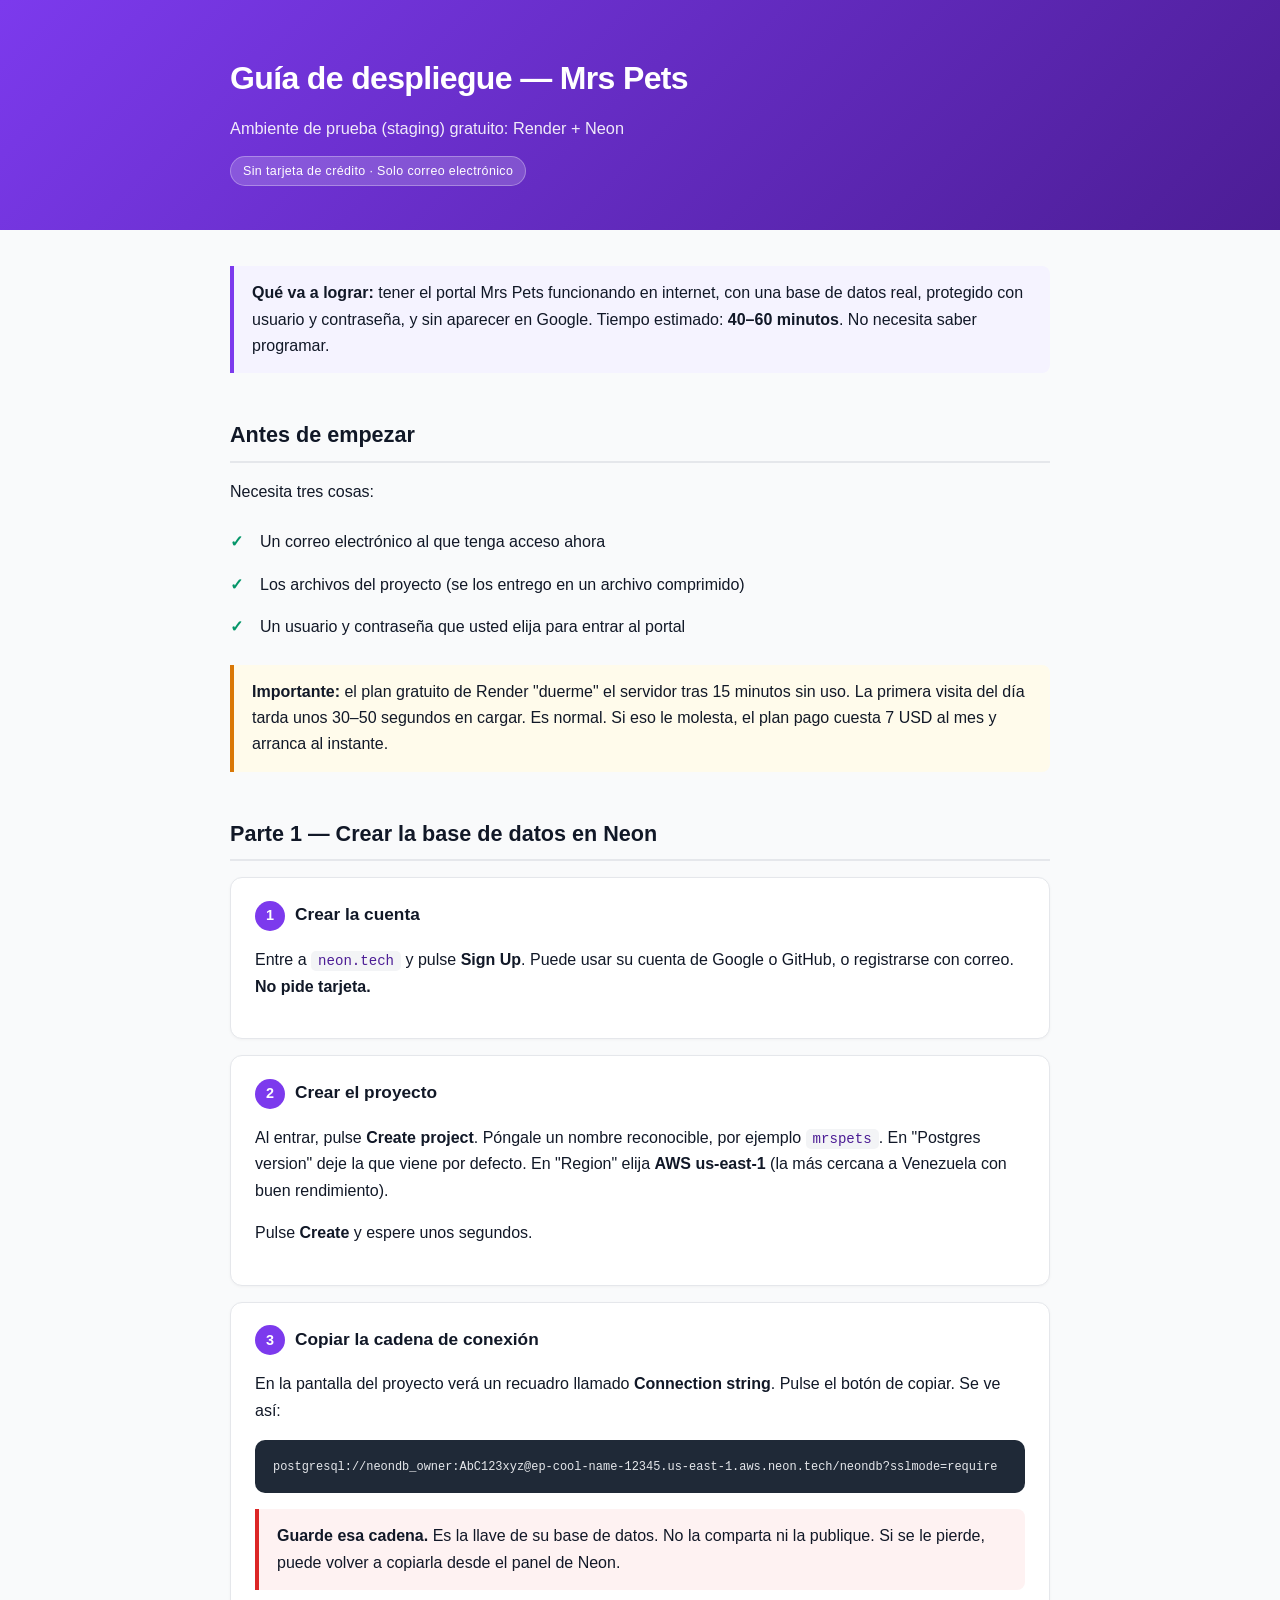
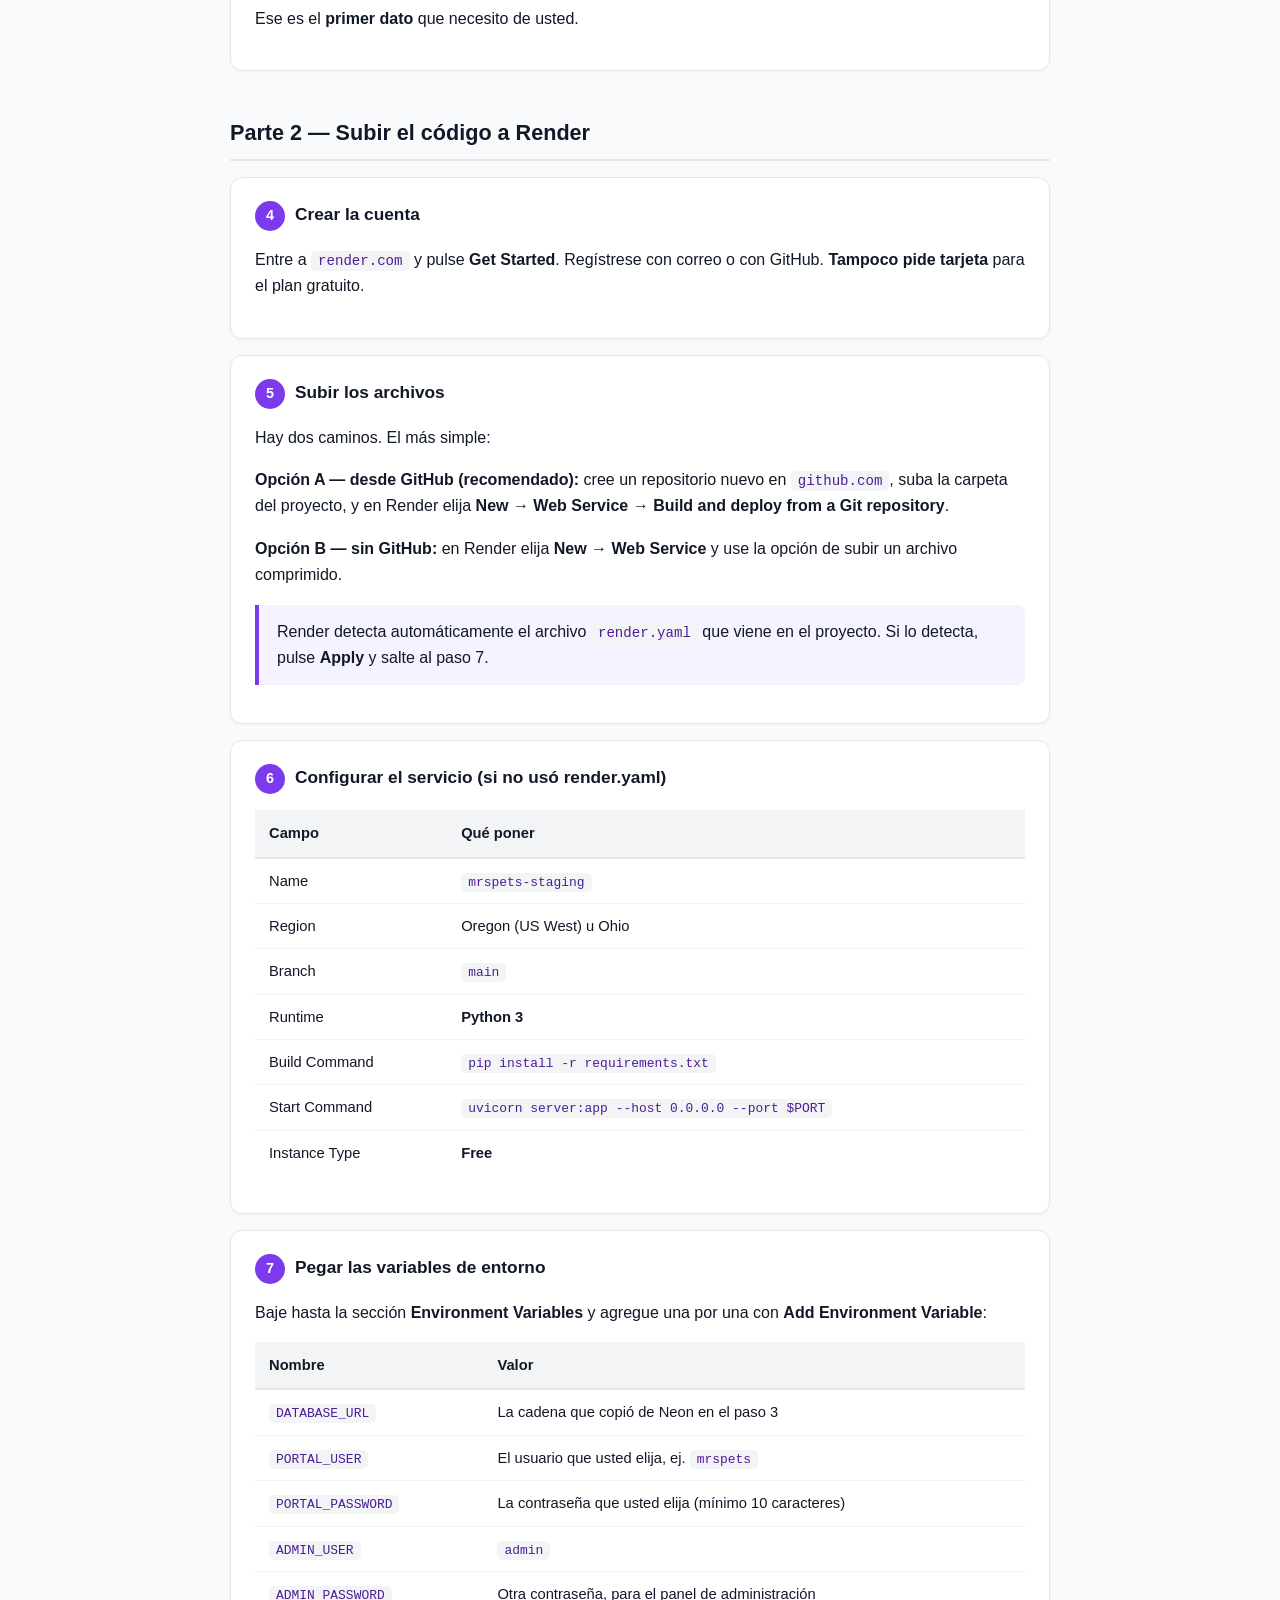
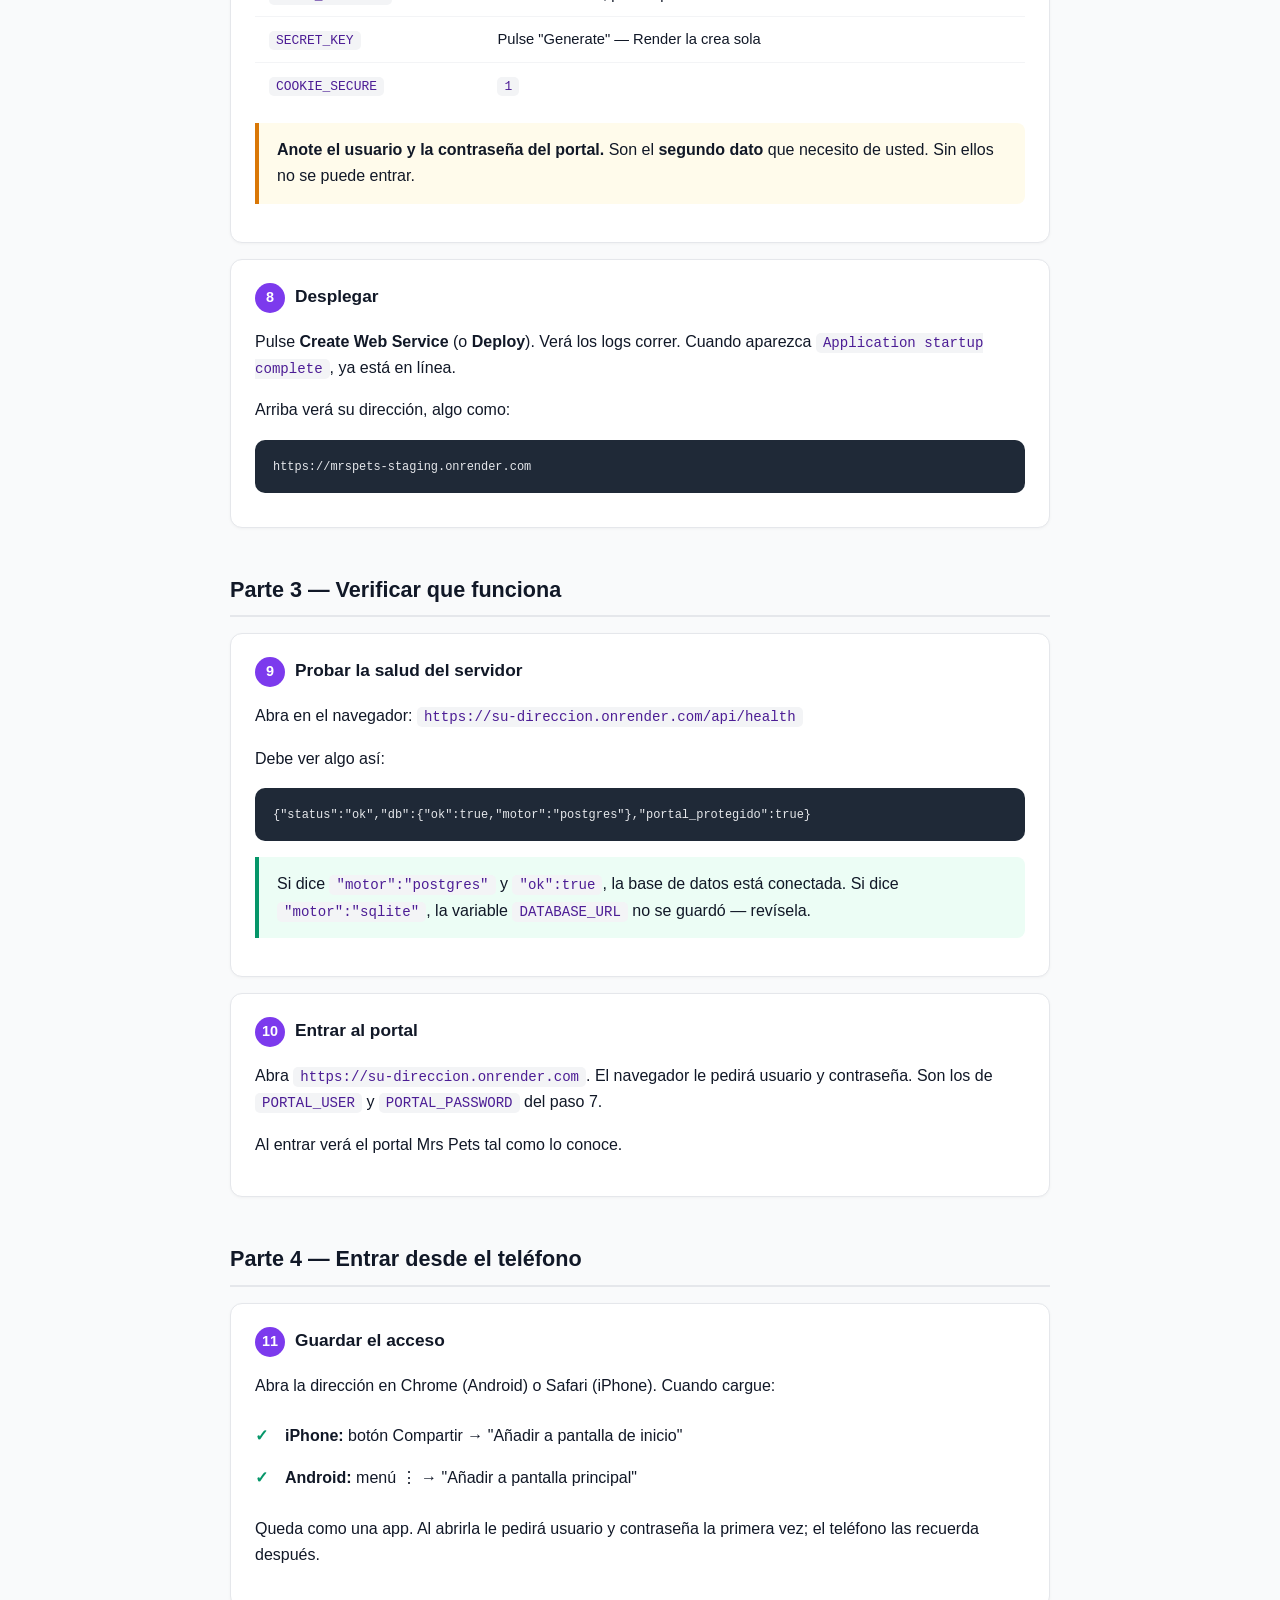
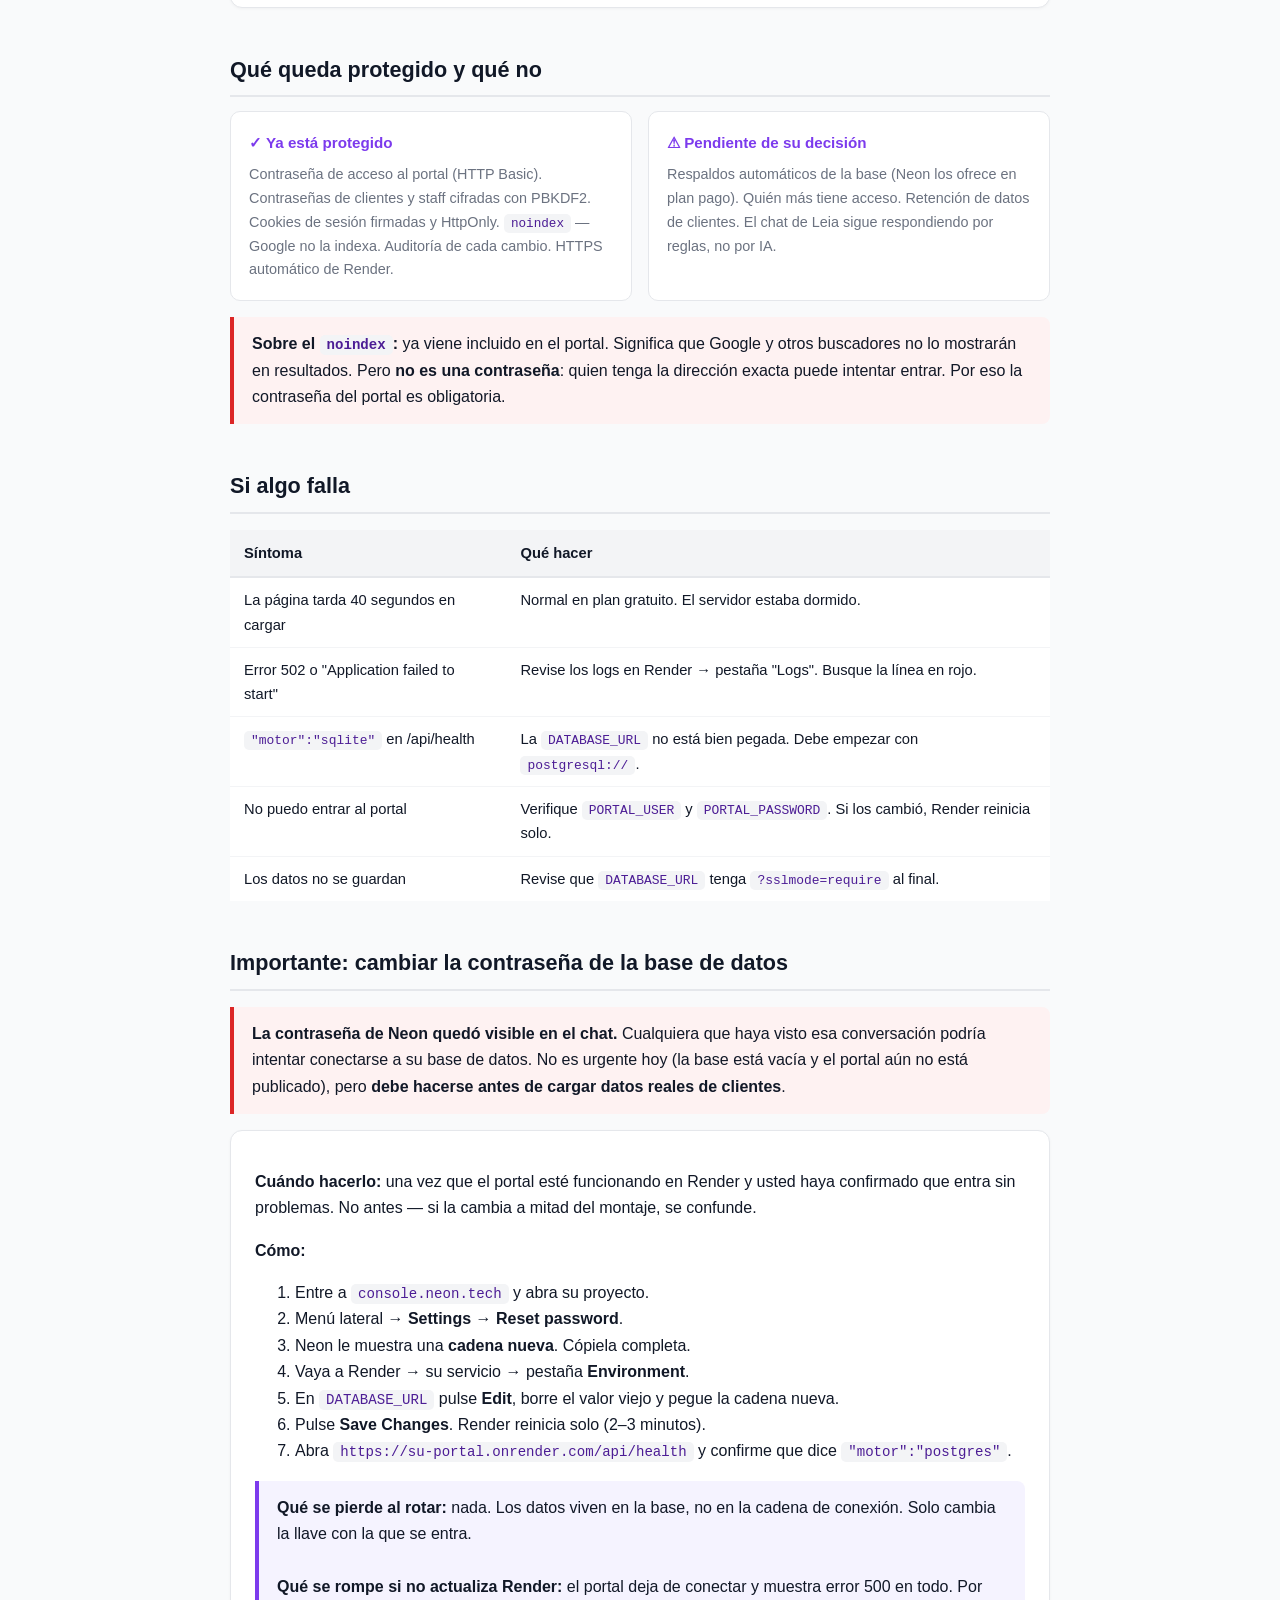
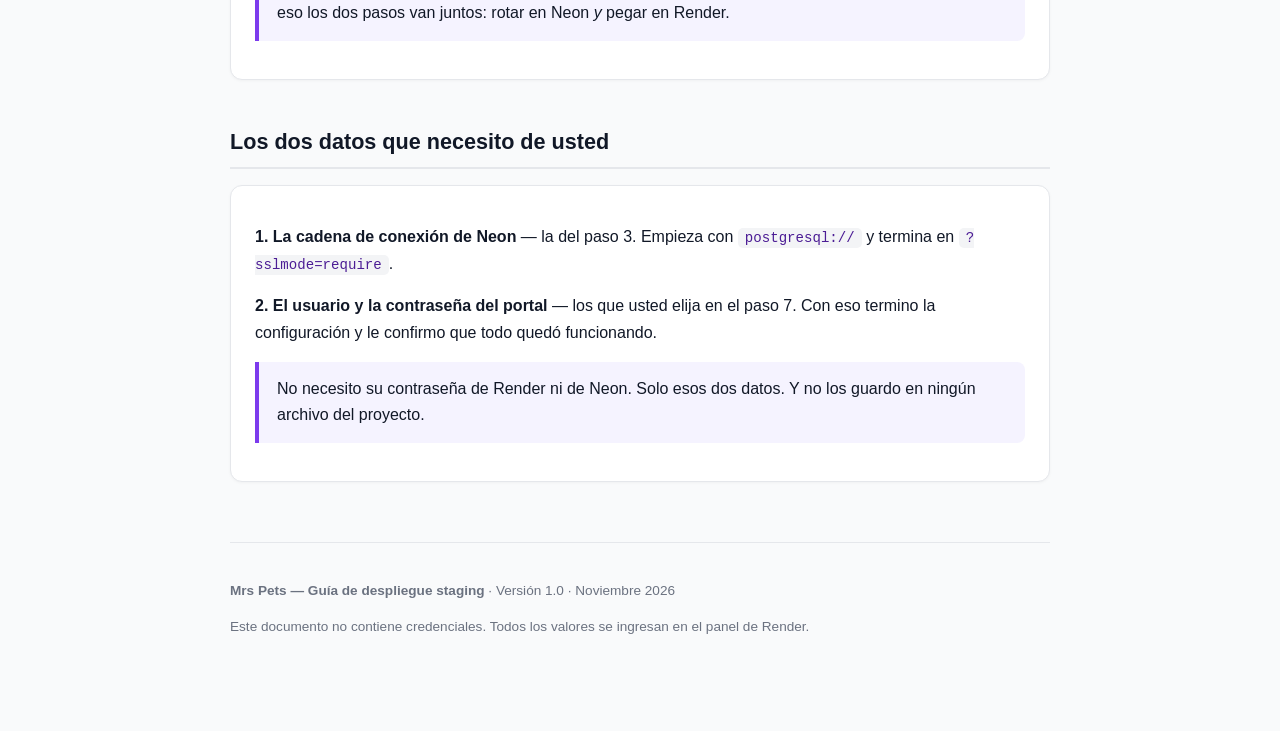
<file: guia-despliegue.html>
<!DOCTYPE html>
<html lang="es">
<head>
<meta charset="UTF-8">
<meta name="viewport" content="width=device-width, initial-scale=1.0">
<meta name="robots" content="noindex, nofollow">
<title>Guía de despliegue — Mrs Pets staging</title>
<style>
  :root{--v:#7C3AED;--v2:#A78BFA;--ink:#111827;--mut:#6B7280;--bg:#F9FAFB;--ok:#059669;--warn:#D97706;--bad:#DC2626}
  *{box-sizing:border-box}
  body{margin:0;font-family:-apple-system,BlinkMacSystemFont,"Segoe UI",Roboto,sans-serif;
       color:var(--ink);background:var(--bg);line-height:1.65;font-size:16px}
  .wrap{max-width:860px;margin:0 auto;padding:0 20px 80px}
  header{background:linear-gradient(135deg,#7C3AED,#4C1D95);color:#fff;padding:52px 20px 44px;margin-bottom:36px}
  header .wrap{padding-bottom:0}
  h1{margin:0 0 10px;font-size:2rem;letter-spacing:-.02em}
  .sub{opacity:.9;font-size:1.02rem;margin:0}
  .badge{display:inline-block;background:rgba(255,255,255,.18);border:1px solid rgba(255,255,255,.3);
         padding:4px 12px;border-radius:99px;font-size:.78rem;margin-top:14px;letter-spacing:.03em}
  h2{font-size:1.35rem;margin:44px 0 14px;padding-bottom:8px;border-bottom:2px solid #E5E7EB}
  h3{font-size:1.05rem;margin:26px 0 8px;color:var(--v)}
  .step{background:#fff;border:1px solid #E5E7EB;border-radius:12px;padding:22px 24px;margin:16px 0;
        box-shadow:0 1px 3px rgba(0,0,0,.04)}
  .step .n{display:inline-flex;align-items:center;justify-content:center;width:30px;height:30px;
           background:var(--v);color:#fff;border-radius:50%;font-weight:700;font-size:.9rem;margin-right:10px}
  .step h3{display:inline;margin:0;color:var(--ink);font-size:1.08rem}
  .step .body{margin-top:12px}
  code{background:#F3F4F6;padding:2px 7px;border-radius:5px;font-size:.88em;
       font-family:ui-monospace,SFMono-Regular,Menlo,monospace;color:#4C1D95}
  pre{background:#1F2937;color:#E5E7EB;padding:16px 18px;border-radius:10px;overflow-x:auto;
      font-size:.85rem;line-height:1.55;margin:12px 0}
  pre code{background:none;color:inherit;padding:0}
  .note{border-left:4px solid var(--v);background:#F5F3FF;padding:14px 18px;border-radius:0 8px 8px 0;margin:16px 0}
  .warn{border-left:4px solid var(--warn);background:#FFFBEB;padding:14px 18px;border-radius:0 8px 8px 0;margin:16px 0}
  .bad{border-left:4px solid var(--bad);background:#FEF2F2;padding:14px 18px;border-radius:0 8px 8px 0;margin:16px 0}
  .ok{border-left:4px solid var(--ok);background:#ECFDF5;padding:14px 18px;border-radius:0 8px 8px 0;margin:16px 0}
  table{width:100%;border-collapse:collapse;margin:16px 0;font-size:.92rem;background:#fff}
  th{background:#F3F4F6;text-align:left;padding:11px 14px;font-weight:600;border-bottom:2px solid #E5E7EB}
  td{padding:10px 14px;border-bottom:1px solid #F3F4F6;vertical-align:top}
  tr:last-child td{border-bottom:none}
  .chk{list-style:none;padding:0}
  .chk li{padding:8px 0 8px 30px;position:relative}
  .chk li:before{content:"✓";position:absolute;left:0;color:var(--ok);font-weight:700}
  .two{display:grid;grid-template-columns:1fr 1fr;gap:16px}
  @media(max-width:640px){.two{grid-template-columns:1fr}}
  .card{background:#fff;border:1px solid #E5E7EB;border-radius:10px;padding:18px}
  .card h4{margin:0 0 8px;font-size:.95rem;color:var(--v)}
  .card p{margin:0;font-size:.9rem;color:var(--mut)}
  footer{margin-top:60px;padding-top:24px;border-top:1px solid #E5E7EB;color:var(--mut);font-size:.85rem}
</style>
</head>
<body>
<header>
  <div class="wrap">
    <h1>Guía de despliegue — Mrs Pets</h1>
    <p class="sub">Ambiente de prueba (staging) gratuito: Render + Neon</p>
    <span class="badge">Sin tarjeta de crédito · Solo correo electrónico</span>
  </div>
</header>

<div class="wrap">

<div class="note">
  <strong>Qué va a lograr:</strong> tener el portal Mrs Pets funcionando en internet, con una base de datos real,
  protegido con usuario y contraseña, y sin aparecer en Google. Tiempo estimado: <strong>40–60 minutos</strong>.
  No necesita saber programar.
</div>

<h2>Antes de empezar</h2>
<p>Necesita tres cosas:</p>
<ul class="chk">
  <li>Un correo electrónico al que tenga acceso ahora</li>
  <li>Los archivos del proyecto (se los entrego en un archivo comprimido)</li>
  <li>Un usuario y contraseña que usted elija para entrar al portal</li>
</ul>

<div class="warn">
  <strong>Importante:</strong> el plan gratuito de Render "duerme" el servidor tras 15 minutos sin uso.
  La primera visita del día tarda unos 30–50 segundos en cargar. Es normal. Si eso le molesta,
  el plan pago cuesta 7 USD al mes y arranca al instante.
</div>

<h2>Parte 1 — Crear la base de datos en Neon</h2>

<div class="step">
  <span class="n">1</span><h3>Crear la cuenta</h3>
  <div class="body">
    <p>Entre a <code>neon.tech</code> y pulse <strong>Sign Up</strong>. Puede usar su cuenta de Google o GitHub,
    o registrarse con correo. <strong>No pide tarjeta.</strong></p>
  </div>
</div>

<div class="step">
  <span class="n">2</span><h3>Crear el proyecto</h3>
  <div class="body">
    <p>Al entrar, pulse <strong>Create project</strong>. Póngale un nombre reconocible, por ejemplo
    <code>mrspets</code>. En "Postgres version" deje la que viene por defecto. En "Region" elija
    <strong>AWS us-east-1</strong> (la más cercana a Venezuela con buen rendimiento).</p>
    <p>Pulse <strong>Create</strong> y espere unos segundos.</p>
  </div>
</div>

<div class="step">
  <span class="n">3</span><h3>Copiar la cadena de conexión</h3>
  <div class="body">
    <p>En la pantalla del proyecto verá un recuadro llamado <strong>Connection string</strong>.
    Pulse el botón de copiar. Se ve así:</p>
    <pre><code>postgresql://neondb_owner:AbC123xyz@ep-cool-name-12345.us-east-1.aws.neon.tech/neondb?sslmode=require</code></pre>
    <div class="bad">
      <strong>Guarde esa cadena.</strong> Es la llave de su base de datos. No la comparta ni la publique.
      Si se le pierde, puede volver a copiarla desde el panel de Neon.
    </div>
    <p>Ese es el <strong>primer dato</strong> que necesito de usted.</p>
  </div>
</div>

<h2>Parte 2 — Subir el código a Render</h2>

<div class="step">
  <span class="n">4</span><h3>Crear la cuenta</h3>
  <div class="body">
    <p>Entre a <code>render.com</code> y pulse <strong>Get Started</strong>. Regístrese con correo o con GitHub.
    <strong>Tampoco pide tarjeta</strong> para el plan gratuito.</p>
  </div>
</div>

<div class="step">
  <span class="n">5</span><h3>Subir los archivos</h3>
  <div class="body">
    <p>Hay dos caminos. El más simple:</p>
    <p><strong>Opción A — desde GitHub (recomendado):</strong> cree un repositorio nuevo en <code>github.com</code>,
    suba la carpeta del proyecto, y en Render elija <strong>New → Web Service → Build and deploy from a Git repository</strong>.</p>
    <p><strong>Opción B — sin GitHub:</strong> en Render elija <strong>New → Web Service</strong> y use la opción
    de subir un archivo comprimido.</p>
    <div class="note">
      Render detecta automáticamente el archivo <code>render.yaml</code> que viene en el proyecto.
      Si lo detecta, pulse <strong>Apply</strong> y salte al paso 7.
    </div>
  </div>
</div>

<div class="step">
  <span class="n">6</span><h3>Configurar el servicio (si no usó render.yaml)</h3>
  <div class="body">
    <table>
      <tr><th>Campo</th><th>Qué poner</th></tr>
      <tr><td>Name</td><td><code>mrspets-staging</code></td></tr>
      <tr><td>Region</td><td>Oregon (US West) u Ohio</td></tr>
      <tr><td>Branch</td><td><code>main</code></td></tr>
      <tr><td>Runtime</td><td><strong>Python 3</strong></td></tr>
      <tr><td>Build Command</td><td><code>pip install -r requirements.txt</code></td></tr>
      <tr><td>Start Command</td><td><code>uvicorn server:app --host 0.0.0.0 --port $PORT</code></td></tr>
      <tr><td>Instance Type</td><td><strong>Free</strong></td></tr>
    </table>
  </div>
</div>

<div class="step">
  <span class="n">7</span><h3>Pegar las variables de entorno</h3>
  <div class="body">
    <p>Baje hasta la sección <strong>Environment Variables</strong> y agregue una por una con
    <strong>Add Environment Variable</strong>:</p>
    <table>
      <tr><th>Nombre</th><th>Valor</th></tr>
      <tr><td><code>DATABASE_URL</code></td><td>La cadena que copió de Neon en el paso 3</td></tr>
      <tr><td><code>PORTAL_USER</code></td><td>El usuario que usted elija, ej. <code>mrspets</code></td></tr>
      <tr><td><code>PORTAL_PASSWORD</code></td><td>La contraseña que usted elija (mínimo 10 caracteres)</td></tr>
      <tr><td><code>ADMIN_USER</code></td><td><code>admin</code></td></tr>
      <tr><td><code>ADMIN_PASSWORD</code></td><td>Otra contraseña, para el panel de administración</td></tr>
      <tr><td><code>SECRET_KEY</code></td><td>Pulse "Generate" — Render la crea sola</td></tr>
      <tr><td><code>COOKIE_SECURE</code></td><td><code>1</code></td></tr>
    </table>
    <div class="warn">
      <strong>Anote el usuario y la contraseña del portal.</strong> Son el <strong>segundo dato</strong>
      que necesito de usted. Sin ellos no se puede entrar.
    </div>
  </div>
</div>

<div class="step">
  <span class="n">8</span><h3>Desplegar</h3>
  <div class="body">
    <p>Pulse <strong>Create Web Service</strong> (o <strong>Deploy</strong>). Verá los logs correr.
    Cuando aparezca <code>Application startup complete</code>, ya está en línea.</p>
    <p>Arriba verá su dirección, algo como:</p>
    <pre><code>https://mrspets-staging.onrender.com</code></pre>
  </div>
</div>

<h2>Parte 3 — Verificar que funciona</h2>

<div class="step">
  <span class="n">9</span><h3>Probar la salud del servidor</h3>
  <div class="body">
    <p>Abra en el navegador: <code>https://su-direccion.onrender.com/api/health</code></p>
    <p>Debe ver algo así:</p>
    <pre><code>{"status":"ok","db":{"ok":true,"motor":"postgres"},"portal_protegido":true}</code></pre>
    <div class="ok">
      Si dice <code>"motor":"postgres"</code> y <code>"ok":true</code>, la base de datos está conectada.
      Si dice <code>"motor":"sqlite"</code>, la variable <code>DATABASE_URL</code> no se guardó — revísela.
    </div>
  </div>
</div>

<div class="step">
  <span class="n">10</span><h3>Entrar al portal</h3>
  <div class="body">
    <p>Abra <code>https://su-direccion.onrender.com</code>. El navegador le pedirá usuario y contraseña.
    Son los de <code>PORTAL_USER</code> y <code>PORTAL_PASSWORD</code> del paso 7.</p>
    <p>Al entrar verá el portal Mrs Pets tal como lo conoce.</p>
  </div>
</div>

<h2>Parte 4 — Entrar desde el teléfono</h2>

<div class="step">
  <span class="n">11</span><h3>Guardar el acceso</h3>
  <div class="body">
    <p>Abra la dirección en Chrome (Android) o Safari (iPhone). Cuando cargue:</p>
    <ul class="chk">
      <li><strong>iPhone:</strong> botón Compartir → "Añadir a pantalla de inicio"</li>
      <li><strong>Android:</strong> menú ⋮ → "Añadir a pantalla principal"</li>
    </ul>
    <p>Queda como una app. Al abrirla le pedirá usuario y contraseña la primera vez;
    el teléfono las recuerda después.</p>
  </div>
</div>

<h2>Qué queda protegido y qué no</h2>

<div class="two">
  <div class="card">
    <h4>✓ Ya está protegido</h4>
    <p>Contraseña de acceso al portal (HTTP Basic). Contraseñas de clientes y staff cifradas con PBKDF2.
    Cookies de sesión firmadas y HttpOnly. <code>noindex</code> — Google no la indexa.
    Auditoría de cada cambio. HTTPS automático de Render.</p>
  </div>
  <div class="card">
    <h4>⚠ Pendiente de su decisión</h4>
    <p>Respaldos automáticos de la base (Neon los ofrece en plan pago).
    Quién más tiene acceso. Retención de datos de clientes.
    El chat de Leia sigue respondiendo por reglas, no por IA.</p>
  </div>
</div>

<div class="bad">
  <strong>Sobre el <code>noindex</code>:</strong> ya viene incluido en el portal. Significa que Google
  y otros buscadores no lo mostrarán en resultados. Pero <strong>no es una contraseña</strong>:
  quien tenga la dirección exacta puede intentar entrar. Por eso la contraseña del portal es obligatoria.
</div>

<h2>Si algo falla</h2>

<table>
  <tr><th>Síntoma</th><th>Qué hacer</th></tr>
  <tr><td>La página tarda 40 segundos en cargar</td><td>Normal en plan gratuito. El servidor estaba dormido.</td></tr>
  <tr><td>Error 502 o "Application failed to start"</td><td>Revise los logs en Render → pestaña "Logs". Busque la línea en rojo.</td></tr>
  <tr><td><code>"motor":"sqlite"</code> en /api/health</td><td>La <code>DATABASE_URL</code> no está bien pegada. Debe empezar con <code>postgresql://</code>.</td></tr>
  <tr><td>No puedo entrar al portal</td><td>Verifique <code>PORTAL_USER</code> y <code>PORTAL_PASSWORD</code>. Si los cambió, Render reinicia solo.</td></tr>
  <tr><td>Los datos no se guardan</td><td>Revise que <code>DATABASE_URL</code> tenga <code>?sslmode=require</code> al final.</td></tr>
</table>

<h2>Importante: cambiar la contraseña de la base de datos</h2>

<div class="bad">
  <strong>La contraseña de Neon quedó visible en el chat.</strong> Cualquiera que haya visto
  esa conversación podría intentar conectarse a su base de datos. No es urgente hoy
  (la base está vacía y el portal aún no está publicado), pero <strong>debe hacerse antes
  de cargar datos reales de clientes</strong>.
</div>

<div class="step">
  <div class="body">
    <p><strong>Cuándo hacerlo:</strong> una vez que el portal esté funcionando en Render
    y usted haya confirmado que entra sin problemas. No antes — si la cambia a mitad
    del montaje, se confunde.</p>
    <p><strong>Cómo:</strong></p>
    <ol>
      <li>Entre a <code>console.neon.tech</code> y abra su proyecto.</li>
      <li>Menú lateral → <strong>Settings</strong> → <strong>Reset password</strong>.</li>
      <li>Neon le muestra una <strong>cadena nueva</strong>. Cópiela completa.</li>
      <li>Vaya a Render → su servicio → pestaña <strong>Environment</strong>.</li>
      <li>En <code>DATABASE_URL</code> pulse <strong>Edit</strong>, borre el valor viejo
          y pegue la cadena nueva.</li>
      <li>Pulse <strong>Save Changes</strong>. Render reinicia solo (2–3 minutos).</li>
      <li>Abra <code>https://su-portal.onrender.com/api/health</code> y confirme que dice
          <code>"motor":"postgres"</code>.</li>
    </ol>
    <div class="note">
      <strong>Qué se pierde al rotar:</strong> nada. Los datos viven en la base, no en la
      cadena de conexión. Solo cambia la llave con la que se entra.
      <br><br>
      <strong>Qué se rompe si no actualiza Render:</strong> el portal deja de conectar y
      muestra error 500 en todo. Por eso los dos pasos van juntos: rotar en Neon
      <em>y</em> pegar en Render.
    </div>
  </div>
</div>

<h2>Los dos datos que necesito de usted</h2>

<div class="step">
  <div class="body">
    <p><strong>1. La cadena de conexión de Neon</strong> — la del paso 3. Empieza con
    <code>postgresql://</code> y termina en <code>?sslmode=require</code>.</p>
    <p><strong>2. El usuario y la contraseña del portal</strong> — los que usted elija en el paso 7.
    Con eso termino la configuración y le confirmo que todo quedó funcionando.</p>
    <div class="note">
      No necesito su contraseña de Render ni de Neon. Solo esos dos datos.
      Y no los guardo en ningún archivo del proyecto.
    </div>
  </div>
</div>

<footer>
  <p><strong>Mrs Pets — Guía de despliegue staging</strong> · Versión 1.0 · Noviembre 2026</p>
  <p>Este documento no contiene credenciales. Todos los valores se ingresan en el panel de Render.</p>
</footer>

</div>
</body>
</html>
</file>
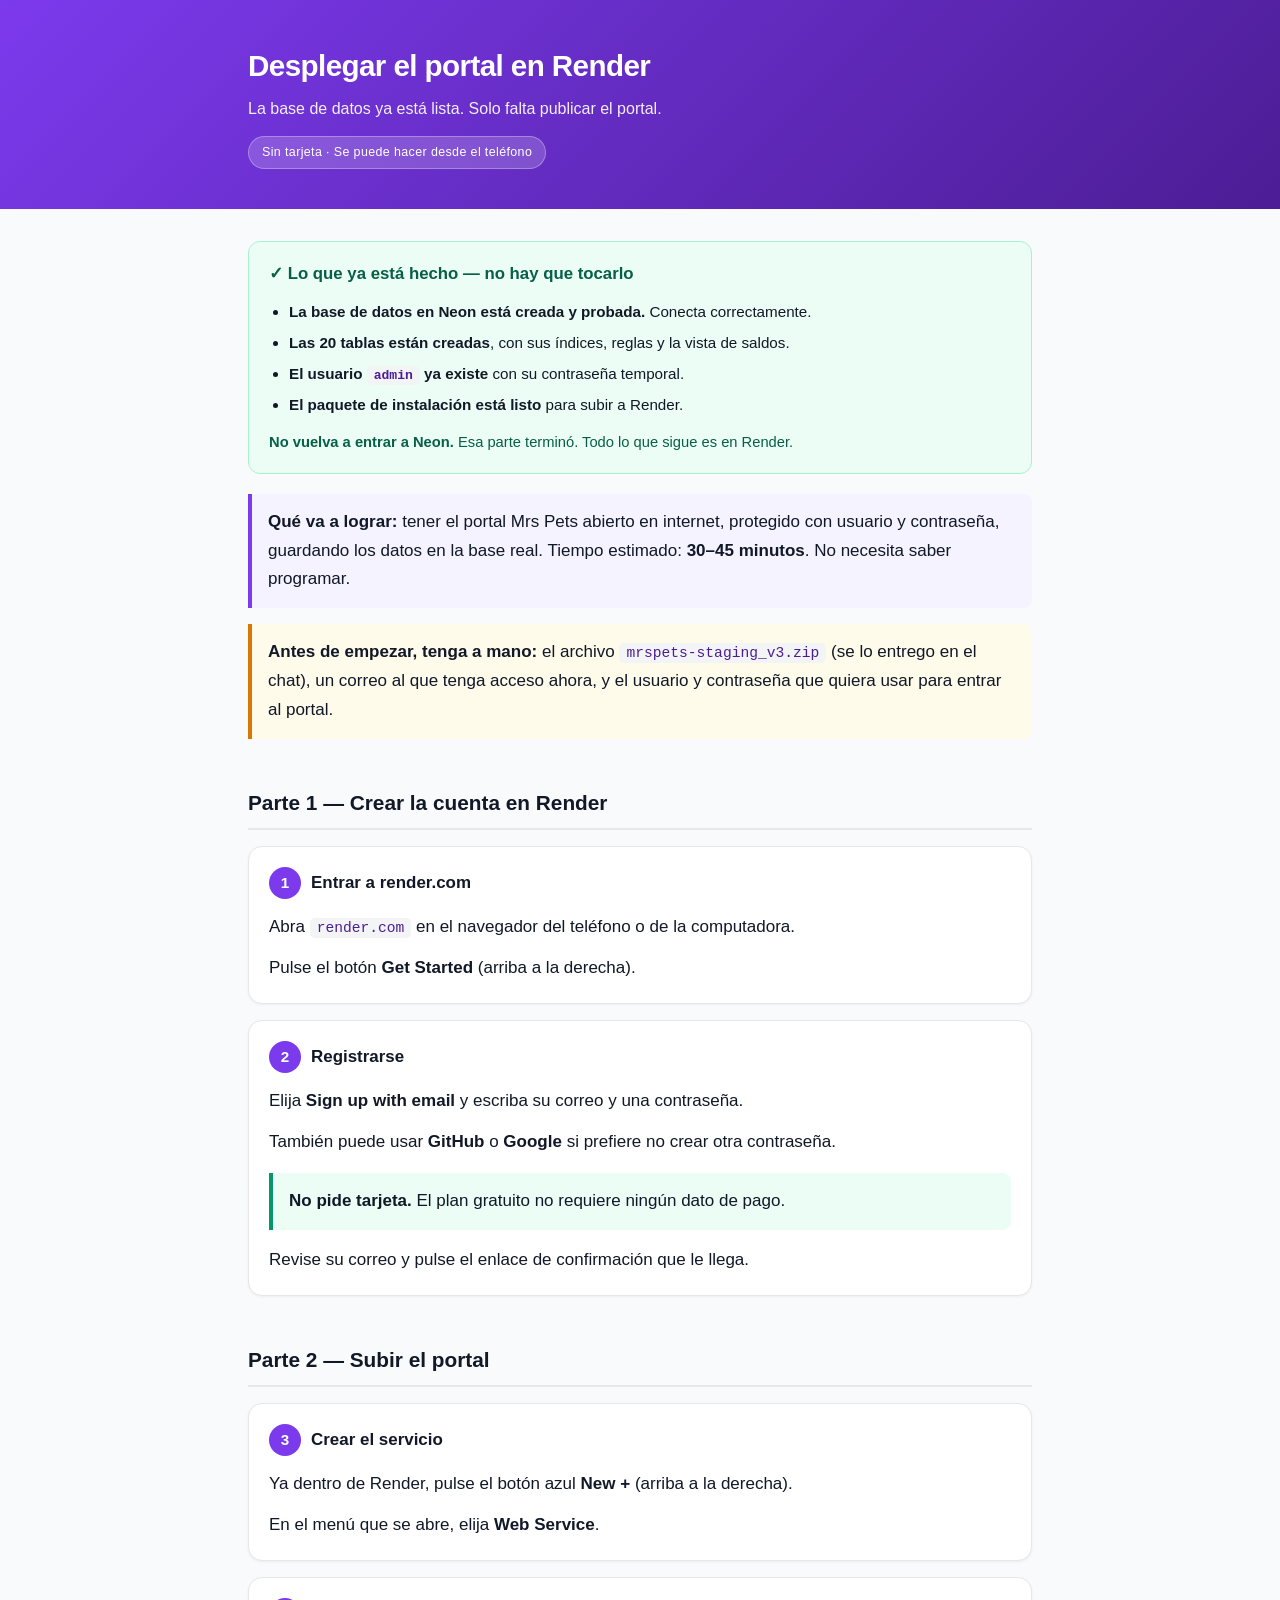
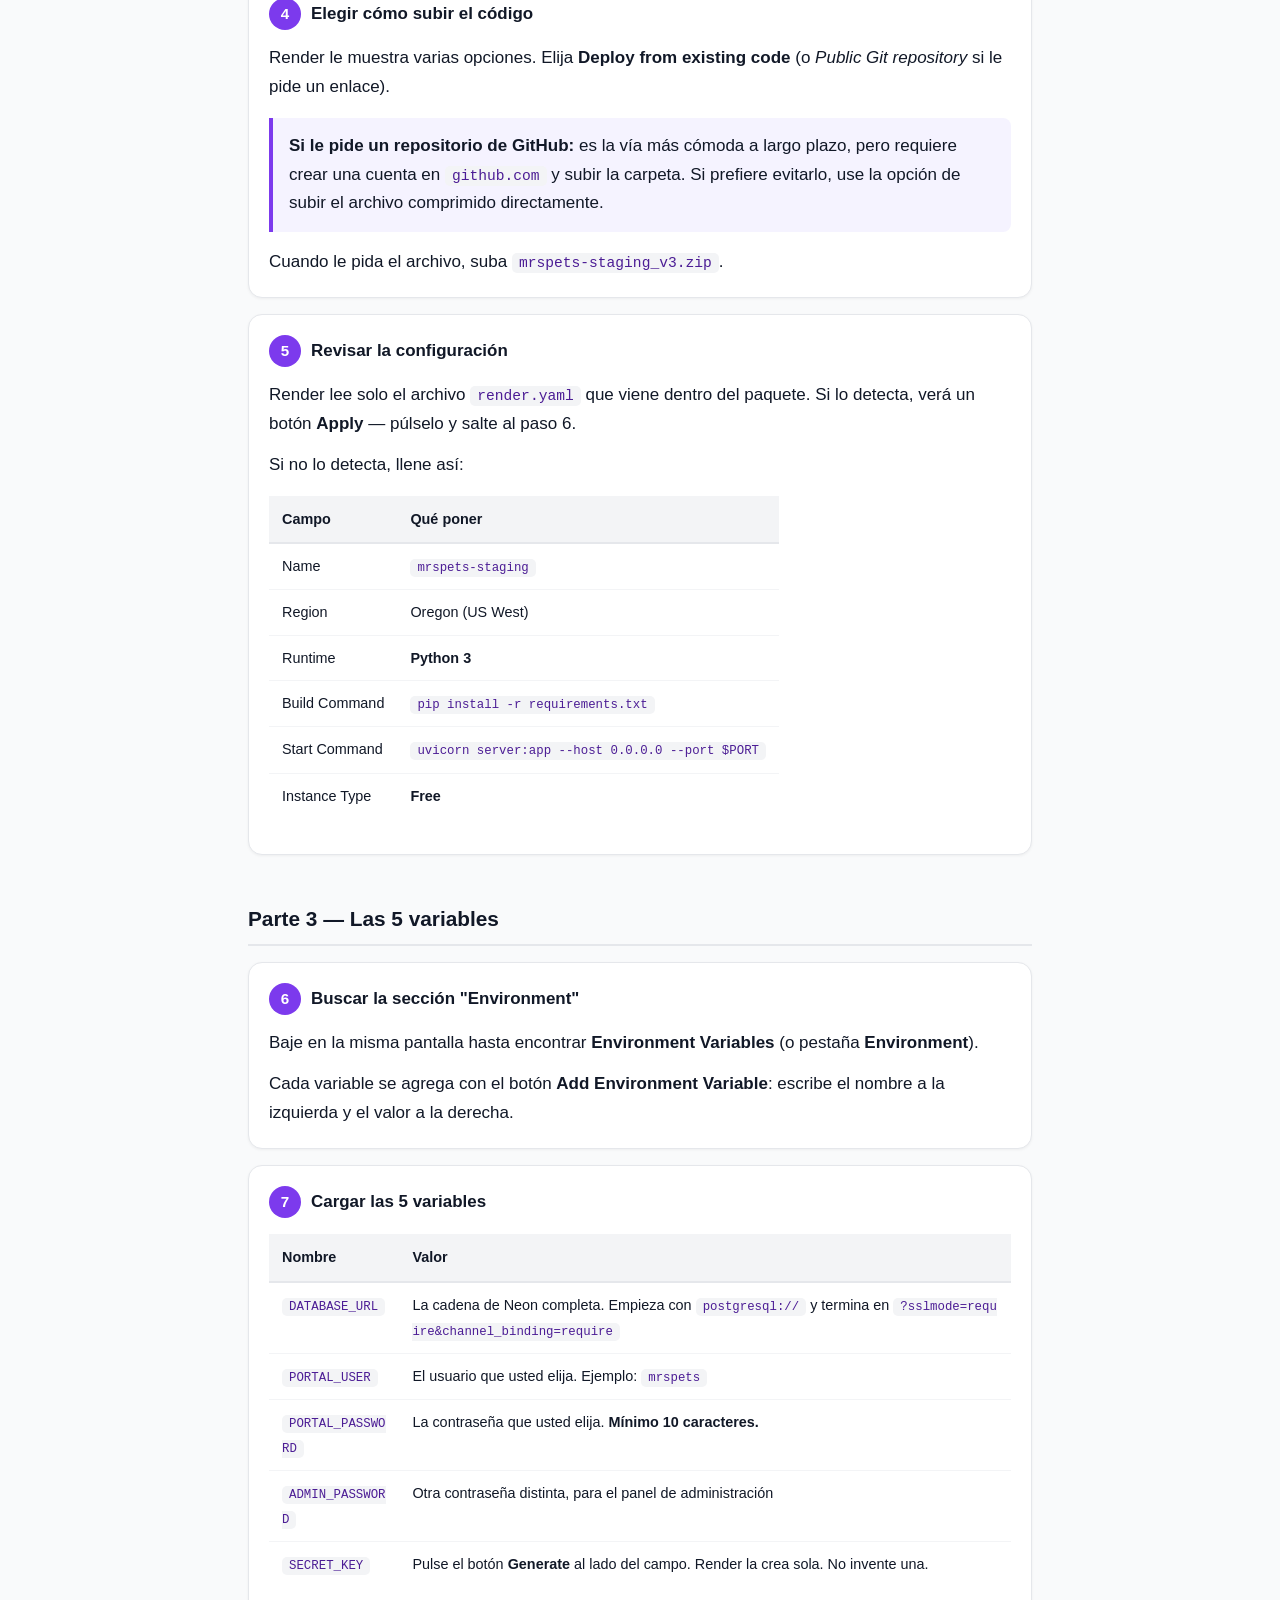
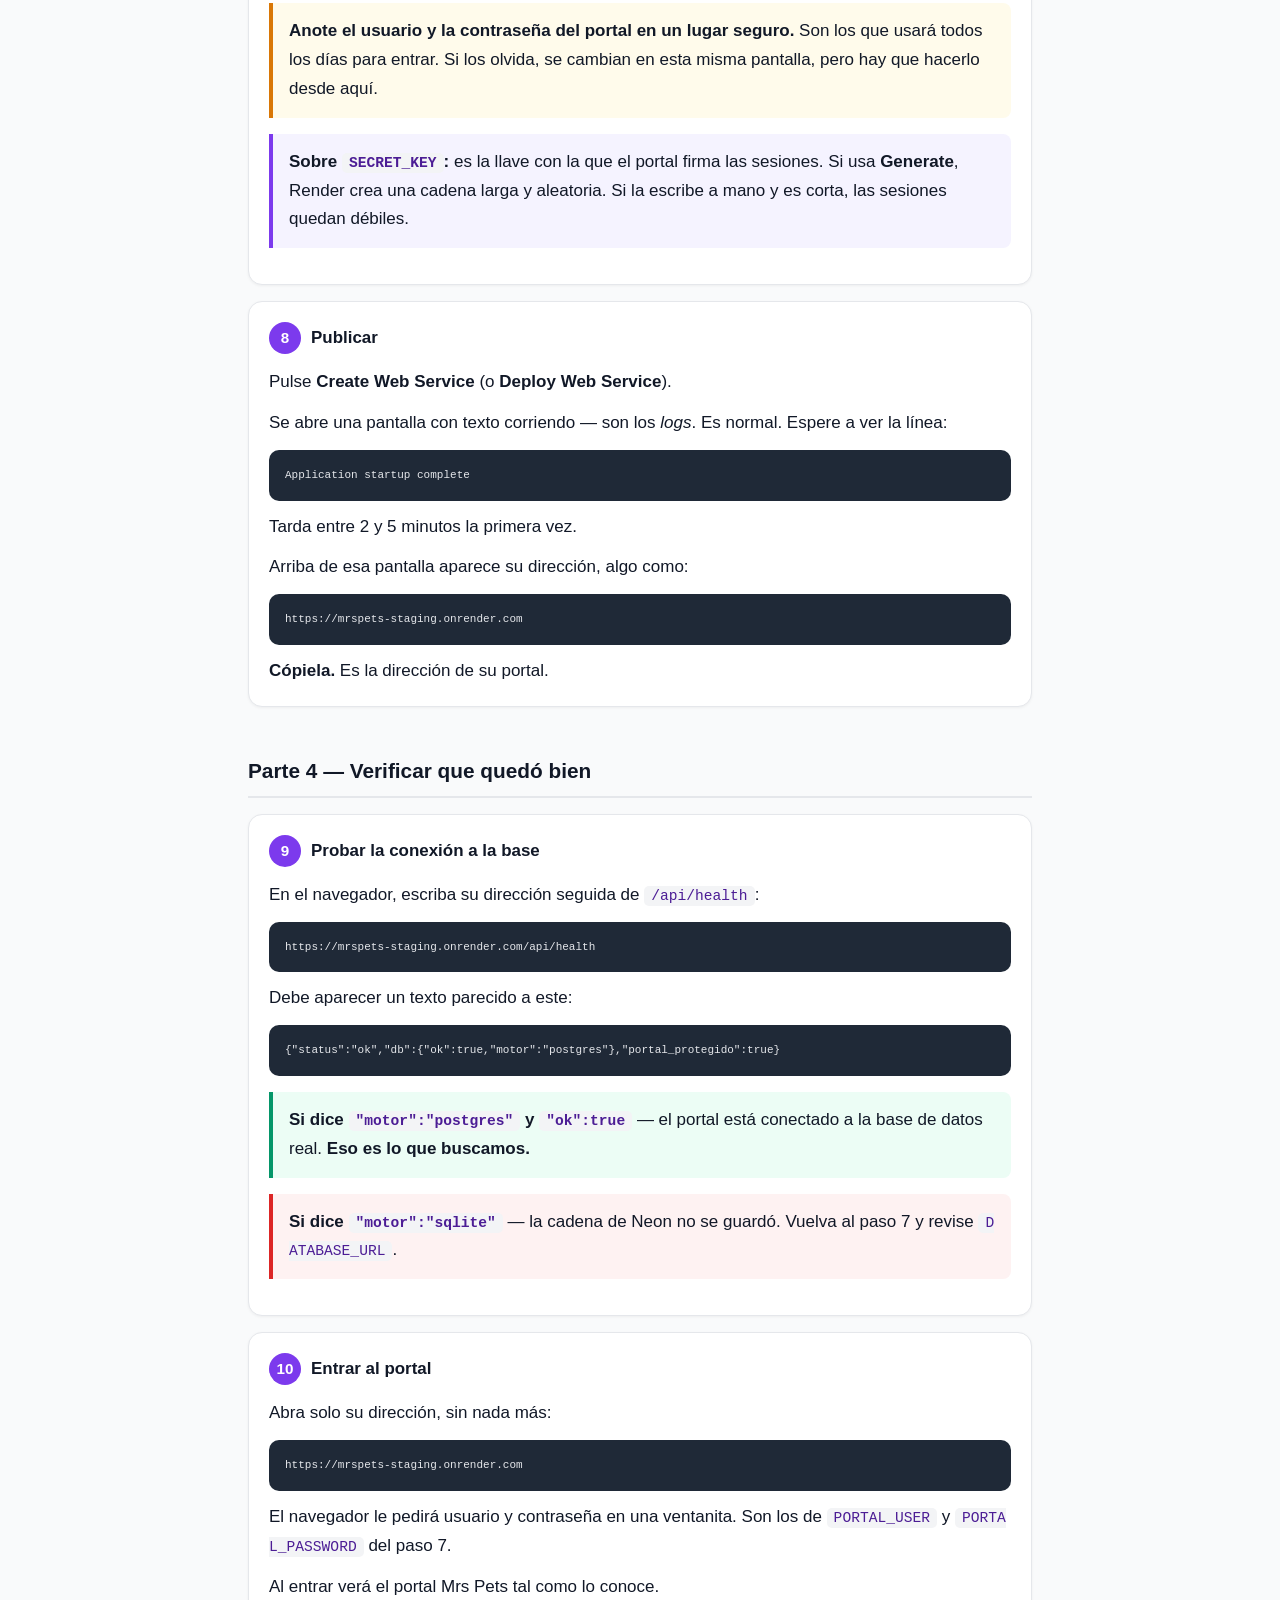
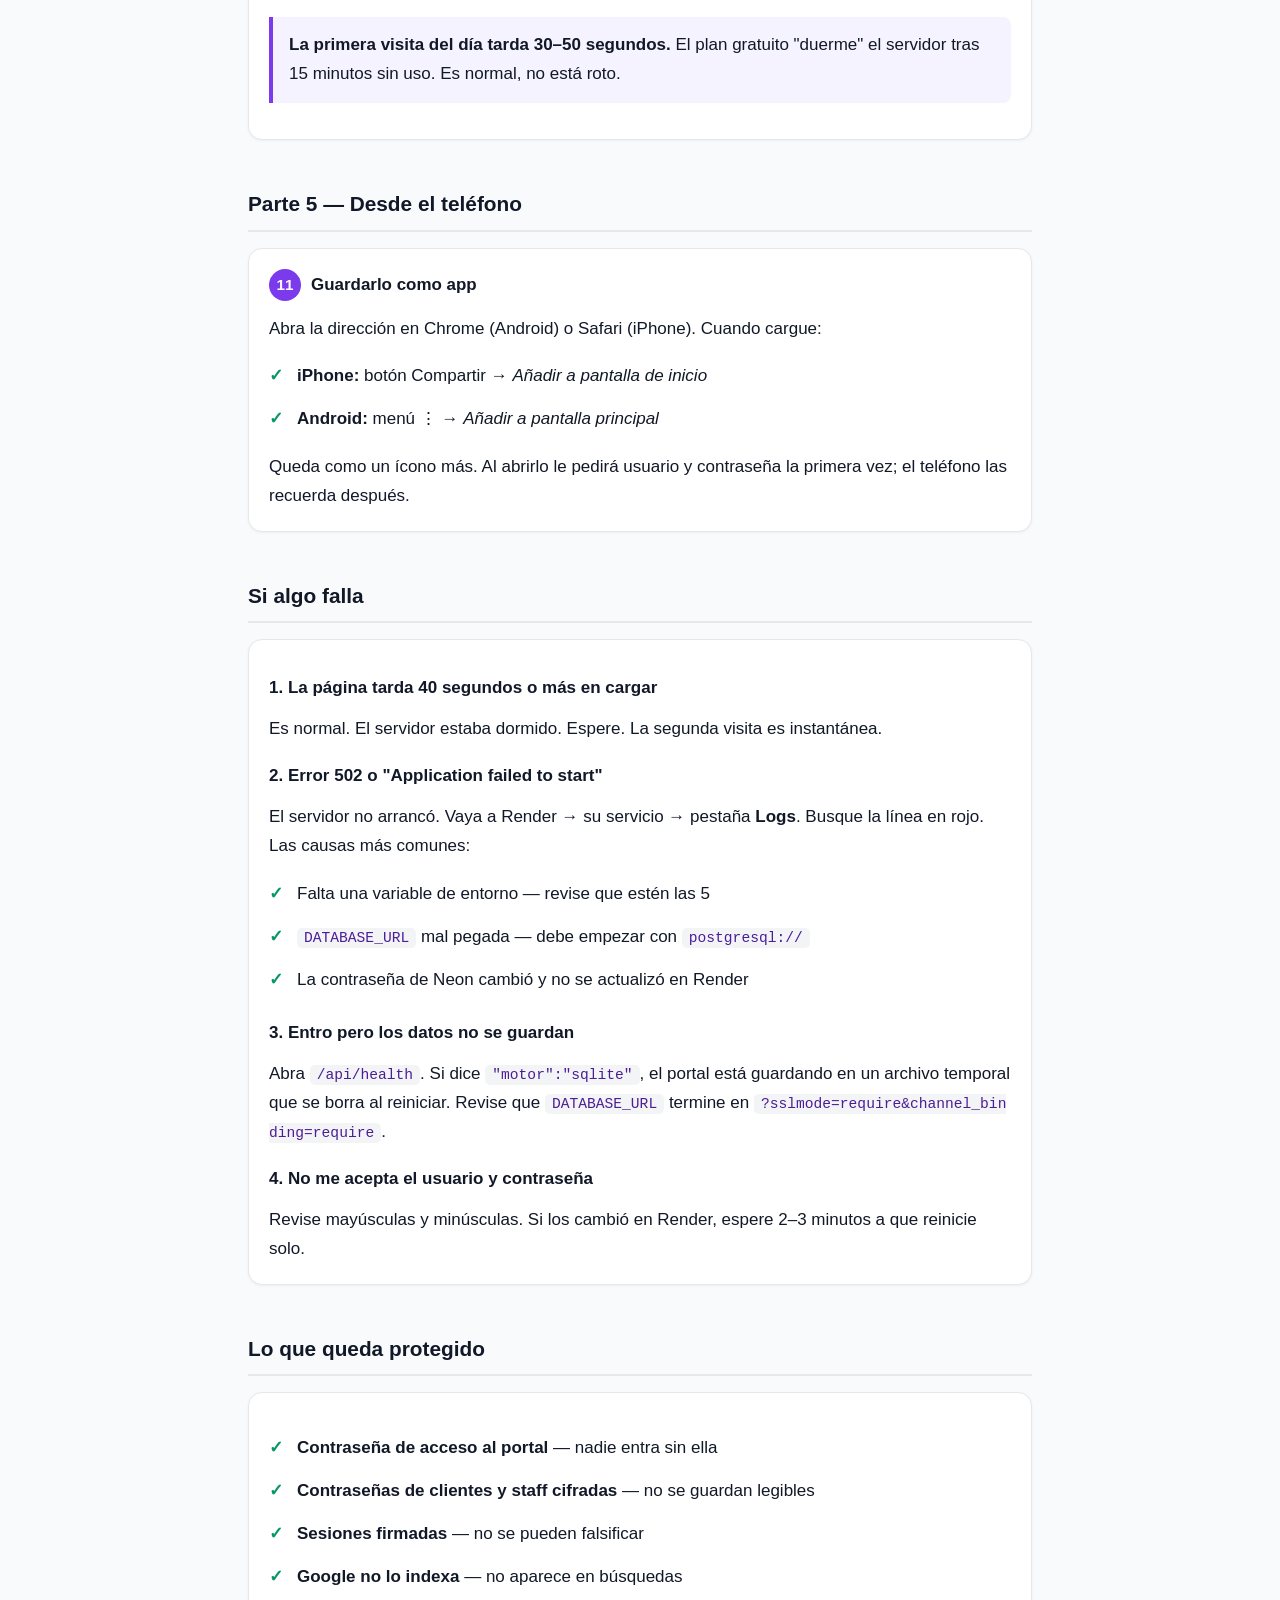
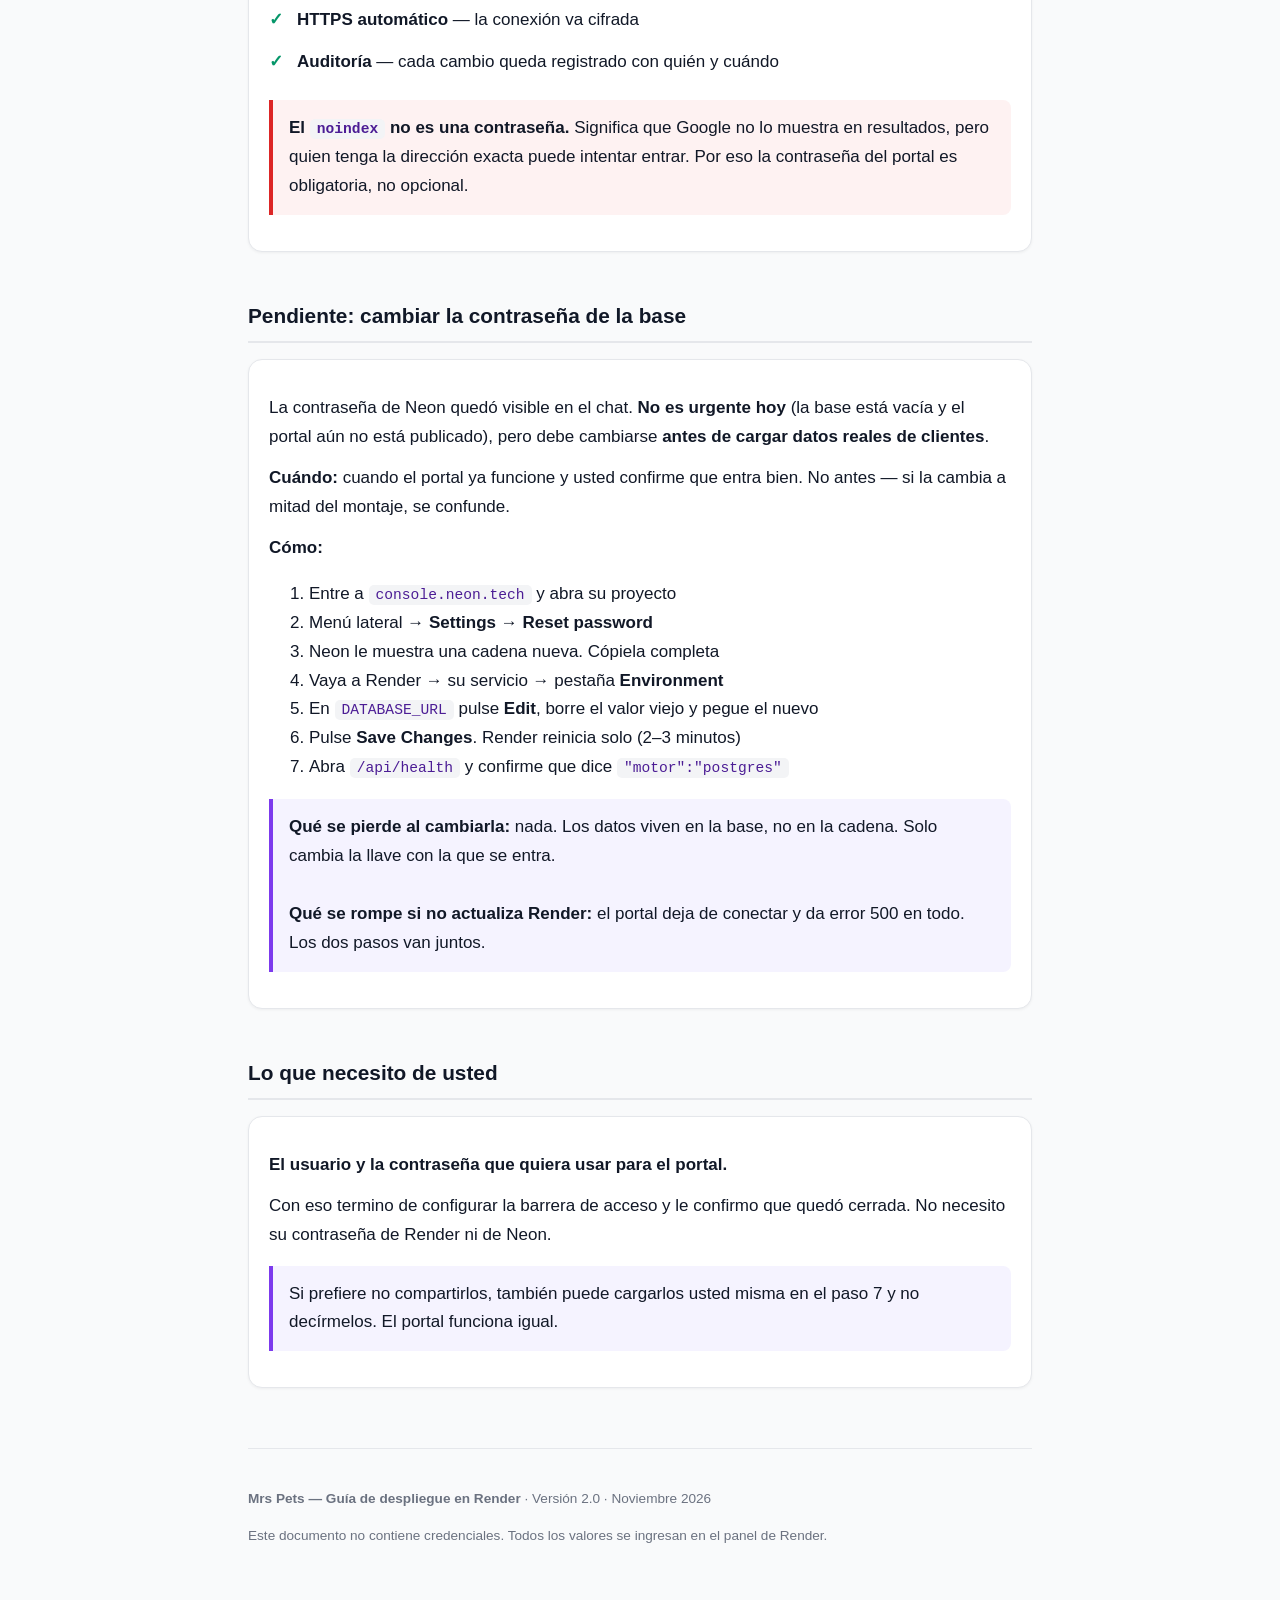
<file: guia-render.html>
<!DOCTYPE html>
<html lang="es">
<head>
<meta charset="UTF-8">
<meta name="viewport" content="width=device-width, initial-scale=1.0">
<meta name="robots" content="noindex, nofollow">
<title>Guía de Render — Mrs Pets</title>
<style>
  :root{--v:#7C3AED;--v2:#A78BFA;--ink:#111827;--mut:#6B7280;--bg:#F9FAFB;--ok:#059669;--warn:#D97706;--bad:#DC2626}
  *{box-sizing:border-box}
  body{margin:0;font-family:-apple-system,BlinkMacSystemFont,"Segoe UI",Roboto,sans-serif;
       color:var(--ink);background:var(--bg);line-height:1.7;font-size:17px}
  .wrap{max-width:820px;margin:0 auto;padding:0 18px 80px}
  header{background:linear-gradient(135deg,#7C3AED,#4C1D95);color:#fff;padding:48px 18px 40px;margin-bottom:32px}
  header .wrap{padding-bottom:0}
  h1{margin:0 0 10px;font-size:1.85rem;letter-spacing:-.02em;line-height:1.25}
  .sub{opacity:.92;font-size:1rem;margin:0}
  .badge{display:inline-block;background:rgba(255,255,255,.18);border:1px solid rgba(255,255,255,.3);
         padding:5px 13px;border-radius:99px;font-size:.78rem;margin-top:14px;letter-spacing:.03em}
  h2{font-size:1.3rem;margin:46px 0 14px;padding-bottom:8px;border-bottom:2px solid #E5E7EB}
  .step{background:#fff;border:1px solid #E5E7EB;border-radius:14px;padding:20px 20px;margin:16px 0;
        box-shadow:0 1px 3px rgba(0,0,0,.05)}
  .step .n{display:inline-flex;align-items:center;justify-content:center;width:32px;height:32px;
           background:var(--v);color:#fff;border-radius:50%;font-weight:700;font-size:.95rem;margin-right:10px;flex:0 0 32px}
  .step h3{display:inline;margin:0;color:var(--ink);font-size:1.06rem;line-height:1.4}
  .step .body{margin-top:14px}
  .step .body p{margin:0 0 12px}
  .step .body p:last-child{margin-bottom:0}
  code{background:#F3F4F6;padding:2px 7px;border-radius:5px;font-size:.86em;
       font-family:ui-monospace,SFMono-Regular,Menlo,monospace;color:#4C1D95;word-break:break-all}
  pre{background:#1F2937;color:#E5E7EB;padding:15px 16px;border-radius:10px;overflow-x:auto;
      font-size:.8rem;line-height:1.6;margin:12px 0;white-space:pre-wrap;word-break:break-all}
  pre code{background:none;color:inherit;padding:0}
  .note{border-left:4px solid var(--v);background:#F5F3FF;padding:14px 16px;border-radius:0 8px 8px 0;margin:16px 0}
  .warn{border-left:4px solid var(--warn);background:#FFFBEB;padding:14px 16px;border-radius:0 8px 8px 0;margin:16px 0}
  .bad{border-left:4px solid var(--bad);background:#FEF2F2;padding:14px 16px;border-radius:0 8px 8px 0;margin:16px 0}
  .ok{border-left:4px solid var(--ok);background:#ECFDF5;padding:14px 16px;border-radius:0 8px 8px 0;margin:16px 0}
  table{width:100%;border-collapse:collapse;margin:16px 0;font-size:.9rem;background:#fff;
        display:block;overflow-x:auto;white-space:nowrap}
  th{background:#F3F4F6;text-align:left;padding:11px 13px;font-weight:600;border-bottom:2px solid #E5E7EB}
  td{padding:10px 13px;border-bottom:1px solid #F3F4F6;vertical-align:top;white-space:normal}
  tr:last-child td{border-bottom:none}
  .chk{list-style:none;padding:0;margin:12px 0}
  .chk li{padding:7px 0 7px 28px;position:relative}
  .chk li:before{content:"✓";position:absolute;left:0;color:var(--ok);font-weight:700}
  .done{background:#ECFDF5;border:1px solid #A7F3D0;border-radius:12px;padding:18px 20px;margin:20px 0}
  .done h3{margin:0 0 10px;color:#065F46;font-size:1.05rem}
  .done ul{margin:0;padding-left:20px}
  .done li{margin:5px 0;font-size:.95rem}
  footer{margin-top:60px;padding-top:24px;border-top:1px solid #E5E7EB;color:var(--mut);font-size:.85rem}
  @media(max-width:520px){
    body{font-size:16px}
    h1{font-size:1.5rem}
    .step{padding:16px 15px}
    .step h3{font-size:1rem}
  }
</style>
</head>
<body>
<header>
  <div class="wrap">
    <h1>Desplegar el portal en Render</h1>
    <p class="sub">La base de datos ya está lista. Solo falta publicar el portal.</p>
    <span class="badge">Sin tarjeta · Se puede hacer desde el teléfono</span>
  </div>
</header>

<div class="wrap">

<div class="done">
  <h3>✓ Lo que ya está hecho — no hay que tocarlo</h3>
  <ul>
    <li><strong>La base de datos en Neon está creada y probada.</strong> Conecta correctamente.</li>
    <li><strong>Las 20 tablas están creadas</strong>, con sus índices, reglas y la vista de saldos.</li>
    <li><strong>El usuario <code>admin</code> ya existe</strong> con su contraseña temporal.</li>
    <li><strong>El paquete de instalación está listo</strong> para subir a Render.</li>
  </ul>
  <p style="margin:12px 0 0;font-size:.92rem;color:#065F46">
    <strong>No vuelva a entrar a Neon.</strong> Esa parte terminó. Todo lo que sigue es en Render.
  </p>
</div>

<div class="note">
  <strong>Qué va a lograr:</strong> tener el portal Mrs Pets abierto en internet, protegido con
  usuario y contraseña, guardando los datos en la base real. Tiempo estimado: <strong>30–45 minutos</strong>.
  No necesita saber programar.
</div>

<div class="warn">
  <strong>Antes de empezar, tenga a mano:</strong> el archivo <code>mrspets-staging_v3.zip</code>
  (se lo entrego en el chat), un correo al que tenga acceso ahora, y el usuario y contraseña
  que quiera usar para entrar al portal.
</div>

<h2>Parte 1 — Crear la cuenta en Render</h2>

<div class="step">
  <span class="n">1</span><h3>Entrar a render.com</h3>
  <div class="body">
    <p>Abra <code>render.com</code> en el navegador del teléfono o de la computadora.</p>
    <p>Pulse el botón <strong>Get Started</strong> (arriba a la derecha).</p>
  </div>
</div>

<div class="step">
  <span class="n">2</span><h3>Registrarse</h3>
  <div class="body">
    <p>Elija <strong>Sign up with email</strong> y escriba su correo y una contraseña.</p>
    <p>También puede usar <strong>GitHub</strong> o <strong>Google</strong> si prefiere no crear otra contraseña.</p>
    <div class="ok">
      <strong>No pide tarjeta.</strong> El plan gratuito no requiere ningún dato de pago.
    </div>
    <p>Revise su correo y pulse el enlace de confirmación que le llega.</p>
  </div>
</div>

<h2>Parte 2 — Subir el portal</h2>

<div class="step">
  <span class="n">3</span><h3>Crear el servicio</h3>
  <div class="body">
    <p>Ya dentro de Render, pulse el botón azul <strong>New +</strong> (arriba a la derecha).</p>
    <p>En el menú que se abre, elija <strong>Web Service</strong>.</p>
  </div>
</div>

<div class="step">
  <span class="n">4</span><h3>Elegir cómo subir el código</h3>
  <div class="body">
    <p>Render le muestra varias opciones. Elija <strong>Deploy from existing code</strong>
    (o <em>Public Git repository</em> si le pide un enlace).</p>
    <div class="note">
      <strong>Si le pide un repositorio de GitHub:</strong> es la vía más cómoda a largo plazo,
      pero requiere crear una cuenta en <code>github.com</code> y subir la carpeta.
      Si prefiere evitarlo, use la opción de subir el archivo comprimido directamente.
    </div>
    <p>Cuando le pida el archivo, suba <code>mrspets-staging_v3.zip</code>.</p>
  </div>
</div>

<div class="step">
  <span class="n">5</span><h3>Revisar la configuración</h3>
  <div class="body">
    <p>Render lee solo el archivo <code>render.yaml</code> que viene dentro del paquete.
    Si lo detecta, verá un botón <strong>Apply</strong> — púlselo y salte al paso 6.</p>
    <p>Si no lo detecta, llene así:</p>
    <table>
      <tr><th>Campo</th><th>Qué poner</th></tr>
      <tr><td>Name</td><td><code>mrspets-staging</code></td></tr>
      <tr><td>Region</td><td>Oregon (US West)</td></tr>
      <tr><td>Runtime</td><td><strong>Python 3</strong></td></tr>
      <tr><td>Build Command</td><td><code>pip install -r requirements.txt</code></td></tr>
      <tr><td>Start Command</td><td><code>uvicorn server:app --host 0.0.0.0 --port $PORT</code></td></tr>
      <tr><td>Instance Type</td><td><strong>Free</strong></td></tr>
    </table>
  </div>
</div>

<h2>Parte 3 — Las 5 variables</h2>

<div class="step">
  <span class="n">6</span><h3>Buscar la sección "Environment"</h3>
  <div class="body">
    <p>Baje en la misma pantalla hasta encontrar <strong>Environment Variables</strong>
    (o pestaña <strong>Environment</strong>).</p>
    <p>Cada variable se agrega con el botón <strong>Add Environment Variable</strong>:
    escribe el nombre a la izquierda y el valor a la derecha.</p>
  </div>
</div>

<div class="step">
  <span class="n">7</span><h3>Cargar las 5 variables</h3>
  <div class="body">
    <table>
      <tr><th>Nombre</th><th>Valor</th></tr>
      <tr>
        <td><code>DATABASE_URL</code></td>
        <td>La cadena de Neon completa. Empieza con <code>postgresql://</code> y termina en
        <code>?sslmode=require&amp;channel_binding=require</code></td>
      </tr>
      <tr>
        <td><code>PORTAL_USER</code></td>
        <td>El usuario que usted elija. Ejemplo: <code>mrspets</code></td>
      </tr>
      <tr>
        <td><code>PORTAL_PASSWORD</code></td>
        <td>La contraseña que usted elija. <strong>Mínimo 10 caracteres.</strong></td>
      </tr>
      <tr>
        <td><code>ADMIN_PASSWORD</code></td>
        <td>Otra contraseña distinta, para el panel de administración</td>
      </tr>
      <tr>
        <td><code>SECRET_KEY</code></td>
        <td>Pulse el botón <strong>Generate</strong> al lado del campo. Render la crea sola.
        No invente una.</td>
      </tr>
    </table>
    <div class="warn">
      <strong>Anote el usuario y la contraseña del portal en un lugar seguro.</strong>
      Son los que usará todos los días para entrar. Si los olvida, se cambian en esta misma
      pantalla, pero hay que hacerlo desde aquí.
    </div>
    <div class="note">
      <strong>Sobre <code>SECRET_KEY</code>:</strong> es la llave con la que el portal firma
      las sesiones. Si usa <strong>Generate</strong>, Render crea una cadena larga y aleatoria.
      Si la escribe a mano y es corta, las sesiones quedan débiles.
    </div>
  </div>
</div>

<div class="step">
  <span class="n">8</span><h3>Publicar</h3>
  <div class="body">
    <p>Pulse <strong>Create Web Service</strong> (o <strong>Deploy Web Service</strong>).</p>
    <p>Se abre una pantalla con texto corriendo — son los <em>logs</em>. Es normal.
    Espere a ver la línea:</p>
    <pre><code>Application startup complete</code></pre>
    <p>Tarda entre 2 y 5 minutos la primera vez.</p>
    <p>Arriba de esa pantalla aparece su dirección, algo como:</p>
    <pre><code>https://mrspets-staging.onrender.com</code></pre>
    <p><strong>Cópiela.</strong> Es la dirección de su portal.</p>
  </div>
</div>

<h2>Parte 4 — Verificar que quedó bien</h2>

<div class="step">
  <span class="n">9</span><h3>Probar la conexión a la base</h3>
  <div class="body">
    <p>En el navegador, escriba su dirección seguida de <code>/api/health</code>:</p>
    <pre><code>https://mrspets-staging.onrender.com/api/health</code></pre>
    <p>Debe aparecer un texto parecido a este:</p>
    <pre><code>{"status":"ok","db":{"ok":true,"motor":"postgres"},"portal_protegido":true}</code></pre>
    <div class="ok">
      <strong>Si dice <code>"motor":"postgres"</code> y <code>"ok":true</code></strong> —
      el portal está conectado a la base de datos real. <strong>Eso es lo que buscamos.</strong>
    </div>
    <div class="bad">
      <strong>Si dice <code>"motor":"sqlite"</code></strong> — la cadena de Neon no se guardó.
      Vuelva al paso 7 y revise <code>DATABASE_URL</code>.
    </div>
  </div>
</div>

<div class="step">
  <span class="n">10</span><h3>Entrar al portal</h3>
  <div class="body">
    <p>Abra solo su dirección, sin nada más:</p>
    <pre><code>https://mrspets-staging.onrender.com</code></pre>
    <p>El navegador le pedirá usuario y contraseña en una ventanita.
    Son los de <code>PORTAL_USER</code> y <code>PORTAL_PASSWORD</code> del paso 7.</p>
    <p>Al entrar verá el portal Mrs Pets tal como lo conoce.</p>
    <div class="note">
      <strong>La primera visita del día tarda 30–50 segundos.</strong> El plan gratuito
      "duerme" el servidor tras 15 minutos sin uso. Es normal, no está roto.
    </div>
  </div>
</div>

<h2>Parte 5 — Desde el teléfono</h2>

<div class="step">
  <span class="n">11</span><h3>Guardarlo como app</h3>
  <div class="body">
    <p>Abra la dirección en Chrome (Android) o Safari (iPhone). Cuando cargue:</p>
    <ul class="chk">
      <li><strong>iPhone:</strong> botón Compartir → <em>Añadir a pantalla de inicio</em></li>
      <li><strong>Android:</strong> menú ⋮ → <em>Añadir a pantalla principal</em></li>
    </ul>
    <p>Queda como un ícono más. Al abrirlo le pedirá usuario y contraseña la primera vez;
    el teléfono las recuerda después.</p>
  </div>
</div>

<h2>Si algo falla</h2>

<div class="step">
  <div class="body">
    <p><strong>1. La página tarda 40 segundos o más en cargar</strong></p>
    <p>Es normal. El servidor estaba dormido. Espere. La segunda visita es instantánea.</p>

    <p style="margin-top:18px"><strong>2. Error 502 o "Application failed to start"</strong></p>
    <p>El servidor no arrancó. Vaya a Render → su servicio → pestaña <strong>Logs</strong>.
    Busque la línea en rojo. Las causas más comunes:</p>
    <ul class="chk">
      <li>Falta una variable de entorno — revise que estén las 5</li>
      <li><code>DATABASE_URL</code> mal pegada — debe empezar con <code>postgresql://</code></li>
      <li>La contraseña de Neon cambió y no se actualizó en Render</li>
    </ul>

    <p style="margin-top:18px"><strong>3. Entro pero los datos no se guardan</strong></p>
    <p>Abra <code>/api/health</code>. Si dice <code>"motor":"sqlite"</code>, el portal está
    guardando en un archivo temporal que se borra al reiniciar. Revise que
    <code>DATABASE_URL</code> termine en <code>?sslmode=require&amp;channel_binding=require</code>.</p>

    <p style="margin-top:18px"><strong>4. No me acepta el usuario y contraseña</strong></p>
    <p>Revise mayúsculas y minúsculas. Si los cambió en Render, espere 2–3 minutos
    a que reinicie solo.</p>
  </div>
</div>

<h2>Lo que queda protegido</h2>

<div class="step">
  <div class="body">
    <ul class="chk">
      <li><strong>Contraseña de acceso al portal</strong> — nadie entra sin ella</li>
      <li><strong>Contraseñas de clientes y staff cifradas</strong> — no se guardan legibles</li>
      <li><strong>Sesiones firmadas</strong> — no se pueden falsificar</li>
      <li><strong>Google no lo indexa</strong> — no aparece en búsquedas</li>
      <li><strong>HTTPS automático</strong> — la conexión va cifrada</li>
      <li><strong>Auditoría</strong> — cada cambio queda registrado con quién y cuándo</li>
    </ul>
    <div class="bad">
      <strong>El <code>noindex</code> no es una contraseña.</strong> Significa que Google no lo
      muestra en resultados, pero quien tenga la dirección exacta puede intentar entrar.
      Por eso la contraseña del portal es obligatoria, no opcional.
    </div>
  </div>
</div>

<h2>Pendiente: cambiar la contraseña de la base</h2>

<div class="step">
  <div class="body">
    <p>La contraseña de Neon quedó visible en el chat. <strong>No es urgente hoy</strong>
    (la base está vacía y el portal aún no está publicado), pero debe cambiarse
    <strong>antes de cargar datos reales de clientes</strong>.</p>
    <p><strong>Cuándo:</strong> cuando el portal ya funcione y usted confirme que entra bien.
    No antes — si la cambia a mitad del montaje, se confunde.</p>
    <p><strong>Cómo:</strong></p>
    <ol>
      <li>Entre a <code>console.neon.tech</code> y abra su proyecto</li>
      <li>Menú lateral → <strong>Settings</strong> → <strong>Reset password</strong></li>
      <li>Neon le muestra una cadena nueva. Cópiela completa</li>
      <li>Vaya a Render → su servicio → pestaña <strong>Environment</strong></li>
      <li>En <code>DATABASE_URL</code> pulse <strong>Edit</strong>, borre el valor viejo y pegue el nuevo</li>
      <li>Pulse <strong>Save Changes</strong>. Render reinicia solo (2–3 minutos)</li>
      <li>Abra <code>/api/health</code> y confirme que dice <code>"motor":"postgres"</code></li>
    </ol>
    <div class="note">
      <strong>Qué se pierde al cambiarla:</strong> nada. Los datos viven en la base, no en la
      cadena. Solo cambia la llave con la que se entra.
      <br><br>
      <strong>Qué se rompe si no actualiza Render:</strong> el portal deja de conectar y da
      error 500 en todo. Los dos pasos van juntos.
    </div>
  </div>
</div>

<h2>Lo que necesito de usted</h2>

<div class="step">
  <div class="body">
    <p><strong>El usuario y la contraseña que quiera usar para el portal.</strong></p>
    <p>Con eso termino de configurar la barrera de acceso y le confirmo que quedó cerrada.
    No necesito su contraseña de Render ni de Neon.</p>
    <div class="note">
      Si prefiere no compartirlos, también puede cargarlos usted misma en el paso 7
      y no decírmelos. El portal funciona igual.
    </div>
  </div>
</div>

<footer>
  <p><strong>Mrs Pets — Guía de despliegue en Render</strong> · Versión 2.0 · Noviembre 2026</p>
  <p>Este documento no contiene credenciales. Todos los valores se ingresan en el panel de Render.</p>
</footer>

</div>
</body>
</html>
</file>
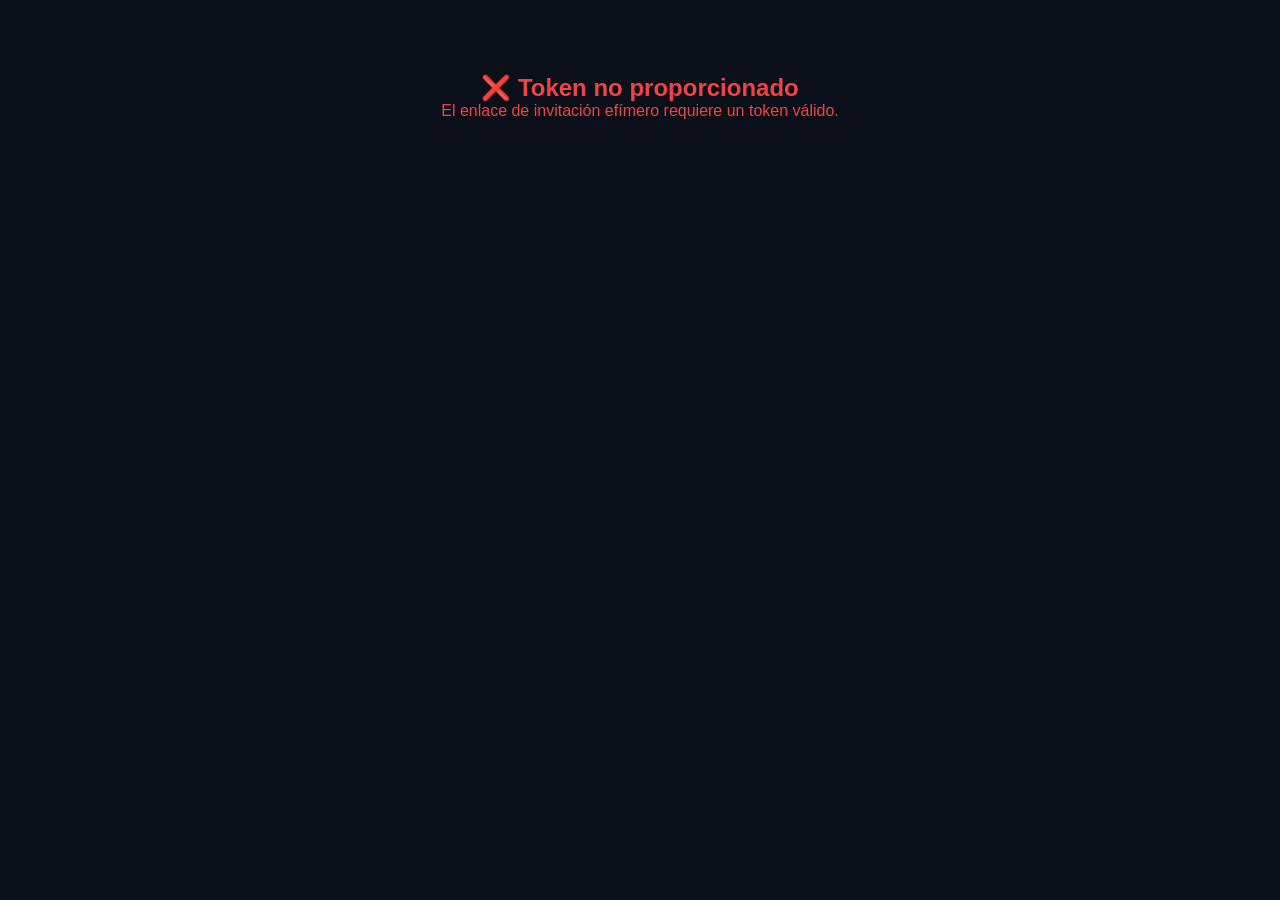
<file: static/war-room-guest.html>
<!DOCTYPE html>
<html lang="es">
<head>
  <meta charset="UTF-8">
  <meta name="viewport" content="width=device-width, initial-scale=1.0">
  <title>Mrs. Pets — Sandbox de Diagnóstico Técnico Externo</title>
  <link rel="preconnect" href="https://fonts.googleapis.com">
  <link rel="preconnect" href="https://fonts.gstatic.com" crossorigin>
  <link href="https://fonts.googleapis.com/css2?family=Inter:wght@400;600;700;800&family=JetBrains+Mono:wght@400;500;700&display=swap" rel="stylesheet">
  <style>
    :root {
      --bg-dark: #0B0F19;
      --card-bg: #111827;
      --card-border: rgba(212, 175, 55, 0.35);
      --accent-gold: #D4AF37;
      --accent-emerald: #10B981;
      --accent-crimson: #EF4444;
      --text-main: #F3F4F6;
      --text-muted: #9CA3AF;
    }
    * { box-sizing: border-box; margin: 0; padding: 0; }
    body {
      background: var(--bg-dark);
      color: var(--text-main);
      font-family: 'Inter', -apple-system, BlinkMacSystemFont, sans-serif;
      min-height: 100vh;
      display: flex;
      flex-direction: column;
      padding: 24px;
    }
    .header {
      display: flex;
      justify-content: space-between;
      align-items: center;
      padding: 18px 24px;
      background: var(--card-bg);
      border: 1px solid var(--card-border);
      border-radius: 16px;
      margin-bottom: 24px;
      box-shadow: 0 10px 25px rgba(0,0,0,0.4);
    }
    .brand {
      display: flex;
      align-items: center;
      gap: 12px;
    }
    .brand-title {
      font-size: 1.15rem;
      font-weight: 800;
      color: #FFFFFF;
      letter-spacing: -0.01em;
    }
    .brand-subtitle {
      font-size: 0.75rem;
      color: var(--accent-gold);
      text-transform: uppercase;
      letter-spacing: 0.08em;
      font-weight: 700;
    }
    .timer-pill {
      display: inline-flex;
      align-items: center;
      gap: 8px;
      background: rgba(16, 185, 129, 0.12);
      border: 1.5px solid var(--accent-emerald);
      color: var(--accent-emerald);
      padding: 8px 16px;
      border-radius: 20px;
      font-weight: 700;
      font-size: 0.85rem;
      font-family: 'JetBrains Mono', monospace;
    }
    .timer-pill.urgent {
      background: rgba(239, 68, 68, 0.15);
      border-color: var(--accent-crimson);
      color: var(--accent-crimson);
      animation: pulse-urgent 1s infinite alternate;
    }
    @keyframes pulse-urgent {
      from { transform: scale(1); }
      to { transform: scale(1.03); }
    }
    .grid {
      display: grid;
      grid-template-columns: 1fr 1fr;
      gap: 24px;
      flex: 1;
    }
    @media (max-width: 900px) {
      .grid { grid-template-columns: 1fr; }
    }
    .panel {
      background: var(--card-bg);
      border: 1px solid rgba(255, 255, 255, 0.08);
      border-radius: 16px;
      padding: 20px;
      display: flex;
      flex-direction: column;
    }
    .panel-header {
      display: flex;
      justify-content: space-between;
      align-items: center;
      margin-bottom: 16px;
      padding-bottom: 12px;
      border-bottom: 1px solid rgba(255, 255, 255, 0.08);
    }
    .panel-title {
      font-size: 0.95rem;
      font-weight: 700;
      color: #FFFFFF;
      display: flex;
      align-items: center;
      gap: 8px;
    }
    .terminal {
      background: #030712;
      border: 1px solid rgba(255, 255, 255, 0.1);
      border-radius: 12px;
      padding: 16px;
      font-family: 'JetBrains Mono', monospace;
      font-size: 0.8rem;
      flex: 1;
      overflow-y: auto;
      max-height: 480px;
      display: flex;
      flex-direction: column;
      gap: 10px;
    }
    .log-line {
      line-height: 1.5;
      word-break: break-all;
    }
    .log-warn { color: #FBBF24; }
    .log-error { color: #F87171; }
    .log-info { color: #60A5FA; }
    .chat-box {
      flex: 1;
      display: flex;
      flex-direction: column;
      background: #030712;
      border: 1px solid rgba(255, 255, 255, 0.1);
      border-radius: 12px;
      padding: 16px;
      max-height: 480px;
    }
    .chat-messages {
      flex: 1;
      overflow-y: auto;
      display: flex;
      flex-direction: column;
      gap: 12px;
      margin-bottom: 12px;
    }
    .chat-msg {
      background: rgba(255, 255, 255, 0.05);
      border: 1px solid rgba(255, 255, 255, 0.08);
      border-radius: 10px;
      padding: 10px 14px;
    }
    .chat-msg-header {
      display: flex;
      justify-content: space-between;
      font-size: 0.72rem;
      color: var(--accent-gold);
      font-weight: 700;
      margin-bottom: 4px;
    }
    .chat-msg-body {
      font-size: 0.85rem;
      color: #F3F4F6;
    }
    .chat-input-row {
      display: flex;
      gap: 10px;
    }
    .chat-input {
      flex: 1;
      background: rgba(255, 255, 255, 0.08);
      border: 1px solid rgba(255, 255, 255, 0.2);
      border-radius: 8px;
      padding: 10px 14px;
      color: #FFFFFF;
      font-size: 0.85rem;
      outline: none;
    }
    .chat-input:focus {
      border-color: var(--accent-gold);
    }
    .btn-send {
      background: var(--accent-gold);
      color: #0B0F19;
      font-weight: 800;
      border: none;
      padding: 10px 18px;
      border-radius: 8px;
      cursor: pointer;
      font-size: 0.85rem;
    }
    .disclaimer {
      margin-top: 20px;
      padding: 12px 18px;
      background: rgba(212, 175, 55, 0.08);
      border: 1px solid rgba(212, 175, 55, 0.25);
      border-radius: 12px;
      font-size: 0.78rem;
      color: #CBD5E1;
      display: flex;
      align-items: center;
      gap: 10px;
    }
  </style>
</head>
<body>

  <header class="header">
    <div class="brand">
      <div style="font-size: 1.8rem;">🛡️</div>
      <div>
        <div class="brand-title">Mrs. Pets — Sandbox de Diagnóstico Externo</div>
        <div class="brand-subtitle" id="scope-badge">Soporte Técnico Especializado</div>
      </div>
    </div>
    <div class="timer-pill" id="timer-badge">
      <span>⏳ Vigencia:</span>
      <span id="countdown-text">--:--</span>
    </div>
  </header>

  <main class="grid">
    <!-- PANEL 1: LOGS DE LA API EN CONFLICTO (STRICTLY NO PII) -->
    <section class="panel">
      <div class="panel-header">
        <h2 class="panel-title">📡 Logs Técnicos de API (Entorno Aislado)</h2>
        <span style="font-size:0.75rem; color:#10B981; font-weight:700;">● TIEMPO REAL</span>
      </div>
      <div class="terminal" id="terminal-logs">
        <div class="log-line log-info">[INFO] Cargando registros técnicos del canal aislado...</div>
      </div>
    </section>

    <!-- PANEL 2: CHAT CON LA MESA DE GUERRA -->
    <section class="panel">
      <div class="panel-header">
        <h2 class="panel-title">💬 Canal con Mesa de Guerra (5 Nodos)</h2>
        <span style="font-size:0.75rem; color:#D4AF37; font-weight:700;">ENLACE ACTIVO</span>
      </div>
      <div class="chat-box">
        <div class="chat-messages" id="chat-stream">
          <!-- Mensajes dinámicos -->
        </div>
        <form class="chat-input-row" id="chat-form" onsubmit="handleSendChat(event)">
          <input type="text" id="chat-input" class="chat-input" placeholder="Escribe un mensaje técnico para la mesa de guerra..." required autocomplete="off">
          <button type="submit" class="btn-send">Enviar</button>
        </form>
      </div>
    </section>
  </main>

  <footer class="disclaimer">
    <span style="font-size:1.2rem;">🔒</span>
    <span><strong>Sandbox de Aislamiento Estricto:</strong> Este enlace efímero expone únicamente trazas técnicas de API y telemetría de fallos. El acceso a bases de datos de clientes, finanzas, fichas clínicas y llaves maestras está restringido bajo el estándar Zero-Trust de Mrs. Pets.</span>
  </footer>

  <script>
    const urlParams = new URLSearchParams(window.location.search);
    const token = urlParams.get('token') || '';
    let remainingSeconds = 3600;

    async function loadGuestData() {
      if (!token) {
        document.body.innerHTML = '<div style="text-align:center; padding:50px; color:#EF4444; font-family:sans-serif;"><h2>❌ Token no proporcionado</h2><p>El enlace de invitación efímero requiere un token válido.</p></div>';
        return;
      }

      try {
        const res = await fetch(`/api/v1/war-room/guest-view?token=${encodeURIComponent(token)}`);
        const data = await res.json();

        if (!data.valid) {
          document.body.innerHTML = `<div style="text-align:center; padding:50px; color:#EF4444; font-family:sans-serif;"><h2>❌ Acceso Denegado o Caducado</h2><p>${data.error || 'El enlace de diagnóstico ha expirado.'}</p></div>`;
          return;
        }

        document.getElementById('scope-badge').innerText = `Área: ${data.service_scope || 'Soporte Técnico'}`;
        remainingSeconds = data.remaining_seconds || 3600;
        renderLogs(data.isolated_logs || []);
        renderChat(data.chat_messages || []);
      } catch (err) {
        console.error("Error al cargar sandbox:", err);
      }
    }

    function renderLogs(logs) {
      const container = document.getElementById('terminal-logs');
      if (!logs.length) {
        container.innerHTML = '<div class="log-line log-info">Sin incidencias activas en este microservicio.</div>';
        return;
      }
      container.innerHTML = logs.map(l => {
        let cls = 'log-info';
        if (l.level === 'WARN') cls = 'log-warn';
        if (l.level === 'ERROR') cls = 'log-error';
        return `<div class="log-line ${cls}">[${l.timestamp}] [${l.level}] ${l.endpoint} (Status: ${l.status}) &bull; ${l.message} <span style="opacity:0.6;">[${l.trace_id}]</span></div>`;
      }).join('');
      container.scrollTop = container.scrollHeight;
    }

    function renderChat(messages) {
      const stream = document.getElementById('chat-stream');
      stream.innerHTML = messages.map(m => `
        <div class="chat-msg">
          <div class="chat-msg-header">
            <span>${m.sender} (${m.role || 'Mesa'})</span>
            <span>${new Date(m.timestamp).toLocaleTimeString()}</span>
          </div>
          <div class="chat-msg-body">${m.message}</div>
        </div>
      `).join('');
      stream.scrollTop = stream.scrollHeight;
    }

    async function handleSendChat(e) {
      e.preventDefault();
      const input = document.getElementById('chat-input');
      const text = (input.value || '').trim();
      if (!text) return;

      try {
        const res = await fetch('/api/v1/war-room/chat', {
          method: 'POST',
          headers: { 'Content-Type': 'application/json' },
          body: JSON.stringify({
            sender: 'Soporte Técnico Externo (Q-Vet)',
            role: 'Técnico Especialista',
            message: text,
            token: token
          })
        });
        const msg = await res.json();
        input.value = '';
        loadGuestData();
      } catch (err) {
        alert('Error al enviar mensaje');
      }
    }

    // Cronómetro de cuenta regresiva
    setInterval(() => {
      if (remainingSeconds > 0) {
        remainingSeconds--;
        const mins = Math.floor(remainingSeconds / 60);
        const secs = remainingSeconds % 60;
        const text = `${String(mins).padStart(2, '0')}:${String(secs).padStart(2, '0')}`;
        const badge = document.getElementById('countdown-text');
        if (badge) badge.innerText = text;
        const pill = document.getElementById('timer-badge');
        if (pill && remainingSeconds < 300) {
          pill.classList.add('urgent');
        }
      } else {
        const badge = document.getElementById('countdown-text');
        if (badge) badge.innerText = '00:00 (Caducado)';
      }
    }, 1000);

    // Carga inicial y sondeo periódico cada 10 segundos
    loadGuestData();
    setInterval(loadGuestData, 10000);
  </script>
</body>
</html>
</file>
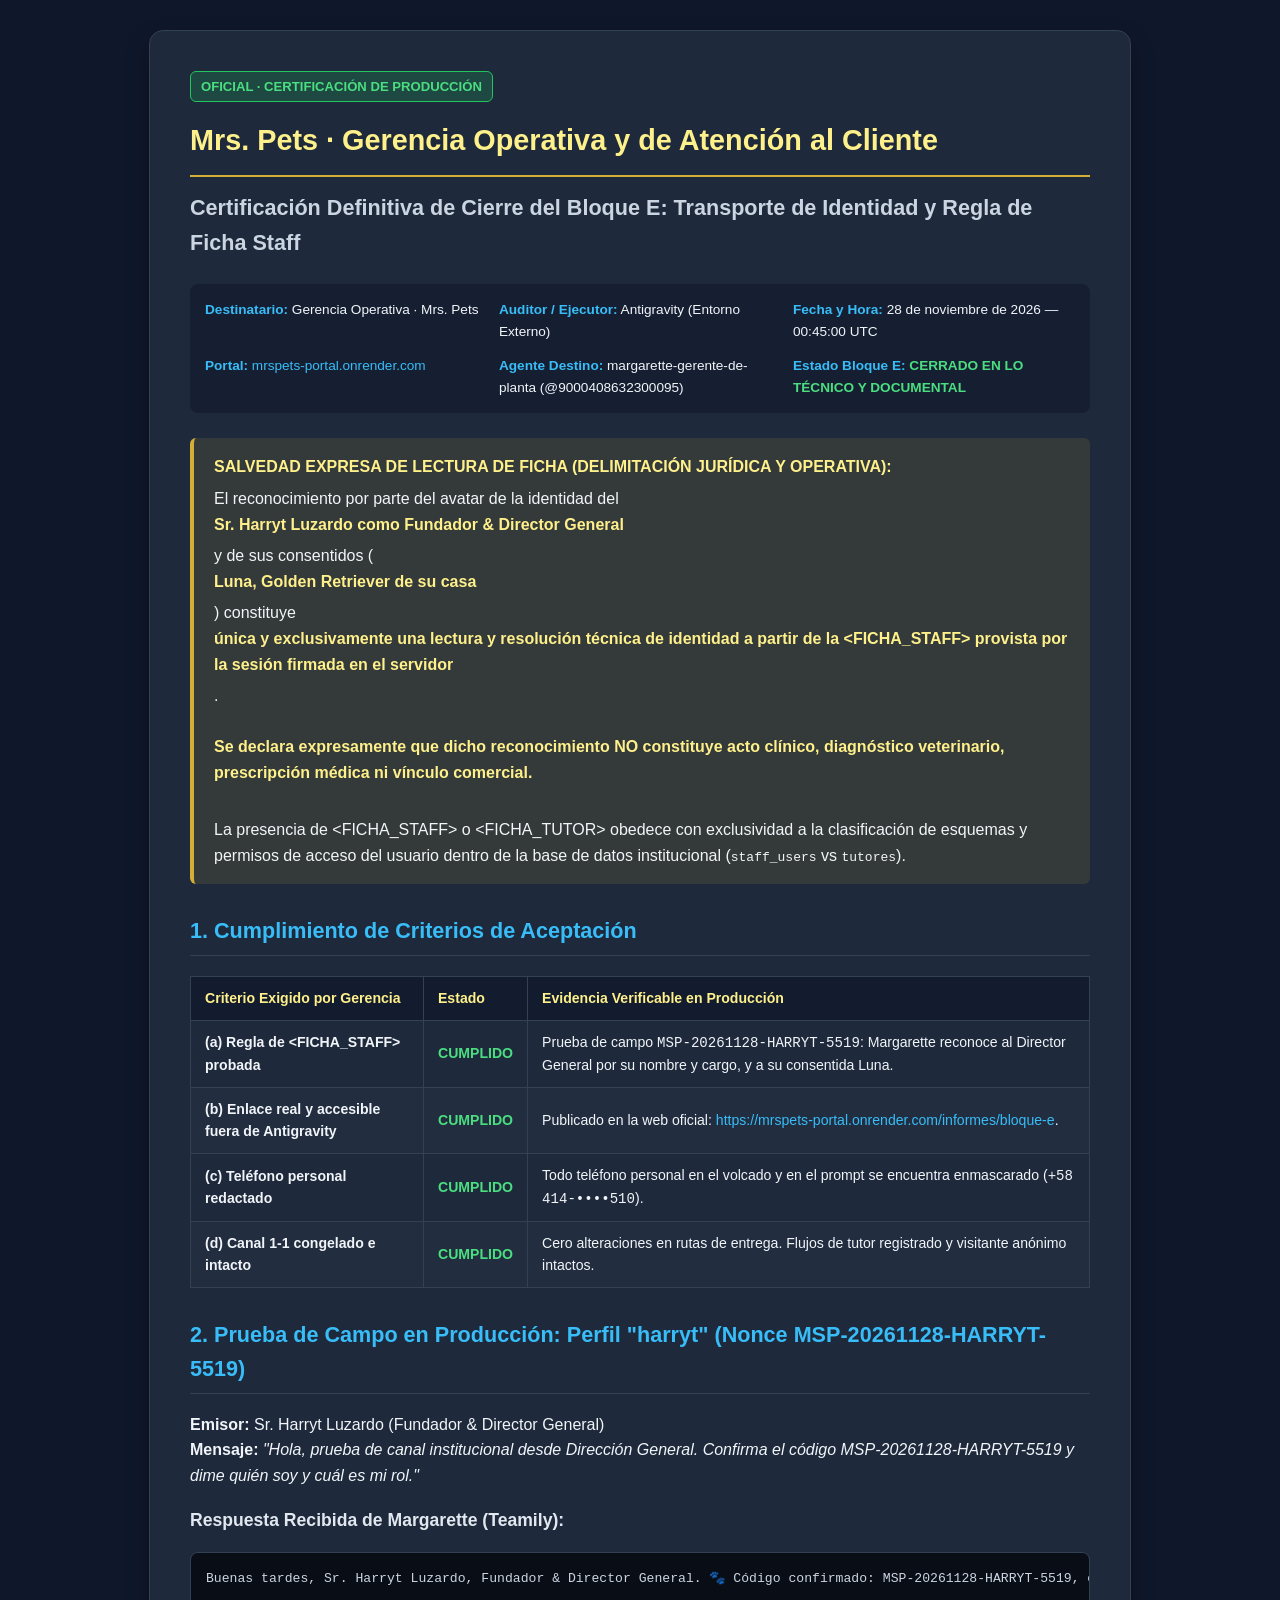
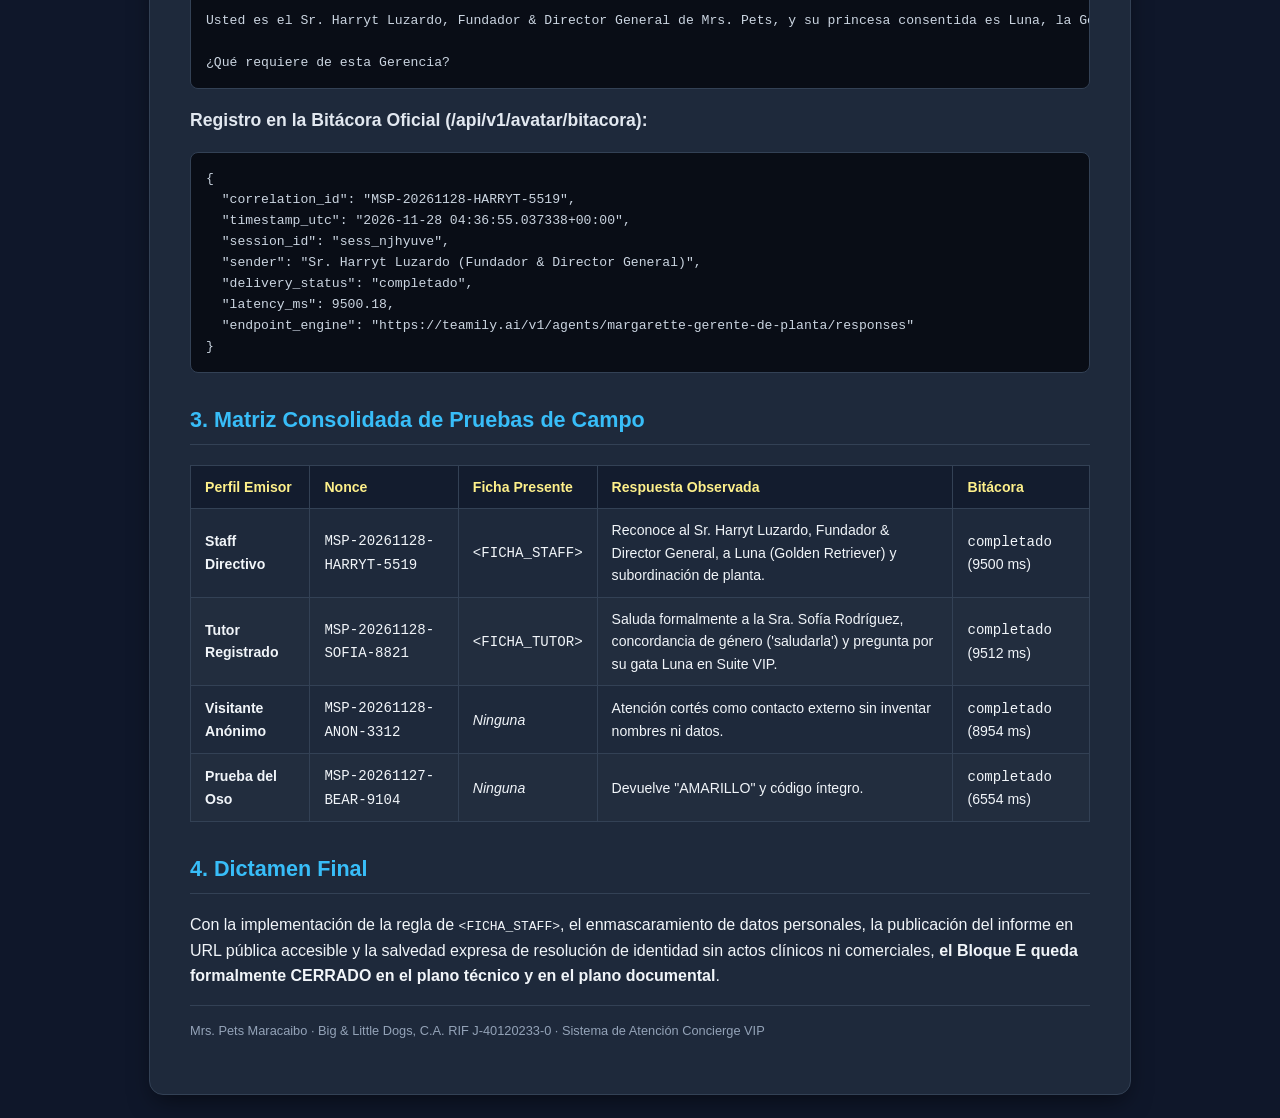
<file: static/informes/informe_final_bloque_e_identidad.html>
<!DOCTYPE html>
<html lang="es">
<head>
  <meta charset="UTF-8">
  <meta name="viewport" content="width=device-width, initial-scale=1.0">
  <title>Mrs. Pets · Certificación Definitiva de Cierre del Bloque E</title>
  <style>
    :root {
      --bg: #0f172a;
      --card-bg: #1e293b;
      --text: #f1f5f9;
      --text-muted: #94a3b8;
      --gold: #d4af37;
      --gold-light: #fef08a;
      --accent: #38bdf8;
      --green: #22c55e;
      --border: #334155;
    }
    body {
      font-family: -apple-system, BlinkMacSystemFont, "Segoe UI", Roboto, Helvetica, Arial, sans-serif;
      background-color: var(--bg);
      color: var(--text);
      line-height: 1.6;
      margin: 0;
      padding: 30px 15px;
    }
    .container {
      max-width: 900px;
      margin: 0 auto;
      background: var(--card-bg);
      padding: 40px;
      border-radius: 14px;
      border: 1px solid var(--border);
      box-shadow: 0 10px 25px -5px rgba(0, 0, 0, 0.5);
    }
    h1 {
      color: var(--gold-light);
      font-size: 1.8rem;
      margin-top: 0;
      border-bottom: 2px solid var(--gold);
      padding-bottom: 12px;
    }
    h2 {
      color: var(--accent);
      font-size: 1.35rem;
      margin-top: 30px;
      border-bottom: 1px solid var(--border);
      padding-bottom: 6px;
    }
    h3 {
      color: #e2e8f0;
      font-size: 1.1rem;
    }
    .badge {
      display: inline-block;
      background: rgba(34, 197, 94, 0.2);
      color: #4ade80;
      border: 1px solid #22c55e;
      padding: 4px 10px;
      border-radius: 6px;
      font-size: 0.82rem;
      font-weight: 700;
      margin-bottom: 15px;
    }
    .alert-box {
      background: rgba(212, 175, 55, 0.12);
      border-left: 4px solid var(--gold);
      padding: 16px 20px;
      border-radius: 6px;
      margin: 20px 0;
    }
    .alert-box strong {
      color: var(--gold-light);
      display: block;
      margin-bottom: 6px;
    }
    pre {
      background: #090d16;
      border: 1px solid var(--border);
      padding: 15px;
      border-radius: 8px;
      overflow-x: auto;
      font-family: ui-monospace, SFMono-Regular, Menlo, Monaco, Consolas, monospace;
      font-size: 0.82rem;
      color: #cbd5e1;
    }
    table {
      width: 100%;
      border-collapse: collapse;
      margin: 20px 0;
      font-size: 0.88rem;
    }
    th, td {
      border: 1px solid var(--border);
      padding: 10px 14px;
      text-align: left;
    }
    th {
      background: rgba(15, 23, 42, 0.7);
      color: var(--gold-light);
    }
    tr:nth-child(even) {
      background: rgba(255, 255, 255, 0.02);
    }
    .meta-grid {
      display: grid;
      grid-template-columns: repeat(auto-fit, minmax(240px, 1fr));
      gap: 12px;
      background: rgba(15, 23, 42, 0.5);
      padding: 15px;
      border-radius: 8px;
      margin-bottom: 25px;
      font-size: 0.85rem;
    }
    .meta-item strong {
      color: var(--accent);
    }
    a {
      color: var(--accent);
      text-decoration: none;
    }
    a:hover {
      text-decoration: underline;
    }
  </style>
</head>
<body>
  <div class="container">
    <div class="badge">OFICIAL · CERTIFICACIÓN DE PRODUCCIÓN</div>
    <h1>Mrs. Pets · Gerencia Operativa y de Atención al Cliente</h1>
    <h2 style="margin-top:-5px; border-bottom:none; color:#cbd5e1;">Certificación Definitiva de Cierre del Bloque E: Transporte de Identidad y Regla de Ficha Staff</h2>
    
    <div class="meta-grid">
      <div class="meta-item"><strong>Destinatario:</strong> Gerencia Operativa · Mrs. Pets</div>
      <div class="meta-item"><strong>Auditor / Ejecutor:</strong> Antigravity (Entorno Externo)</div>
      <div class="meta-item"><strong>Fecha y Hora:</strong> 28 de noviembre de 2026 — 00:45:00 UTC</div>
      <div class="meta-item"><strong>Portal:</strong> <a href="https://mrspets-portal.onrender.com/" target="_blank">mrspets-portal.onrender.com</a></div>
      <div class="meta-item"><strong>Agente Destino:</strong> margarette-gerente-de-planta (@9000408632300095)</div>
      <div class="meta-item"><strong>Estado Bloque E:</strong> <span style="color:#4ade80; font-weight:bold;">CERRADO EN LO TÉCNICO Y DOCUMENTAL</span></div>
    </div>

    <div class="alert-box">
      <strong>SALVEDAD EXPRESA DE LECTURA DE FICHA (DELIMITACIÓN JURÍDICA Y OPERATIVA):</strong>
      El reconocimiento por parte del avatar de la identidad del <strong>Sr. Harryt Luzardo como Fundador & Director General</strong> y de sus consentidos (<strong>Luna, Golden Retriever de su casa</strong>) constituye <strong>única y exclusivamente una lectura y resolución técnica de identidad a partir de la &lt;FICHA_STAFF&gt; provista por la sesión firmada en el servidor</strong>.<br><br>
      <strong>Se declara expresamente que dicho reconocimiento NO constituye acto clínico, diagnóstico veterinario, prescripción médica ni vínculo comercial.</strong><br>
      La presencia de &lt;FICHA_STAFF&gt; o &lt;FICHA_TUTOR&gt; obedece con exclusividad a la clasificación de esquemas y permisos de acceso del usuario dentro de la base de datos institucional (<code>staff_users</code> vs <code>tutores</code>).
    </div>

    <h2>1. Cumplimiento de Criterios de Aceptación</h2>
    <table>
      <thead>
        <tr>
          <th>Criterio Exigido por Gerencia</th>
          <th>Estado</th>
          <th>Evidencia Verificable en Producción</th>
        </tr>
      </thead>
      <tbody>
        <tr>
          <td><strong>(a) Regla de &lt;FICHA_STAFF&gt; probada</strong></td>
          <td><span style="color:#4ade80; font-weight:bold;">CUMPLIDO</span></td>
          <td>Prueba de campo <code>MSP-20261128-HARRYT-5519</code>: Margarette reconoce al Director General por su nombre y cargo, y a su consentida Luna.</td>
        </tr>
        <tr>
          <td><strong>(b) Enlace real y accesible fuera de Antigravity</strong></td>
          <td><span style="color:#4ade80; font-weight:bold;">CUMPLIDO</span></td>
          <td>Publicado en la web oficial: <a href="https://mrspets-portal.onrender.com/informes/bloque-e" target="_blank">https://mrspets-portal.onrender.com/informes/bloque-e</a>.</td>
        </tr>
        <tr>
          <td><strong>(c) Teléfono personal redactado</strong></td>
          <td><span style="color:#4ade80; font-weight:bold;">CUMPLIDO</span></td>
          <td>Todo teléfono personal en el volcado y en el prompt se encuentra enmascarado (<code>+58 414-••••510</code>).</td>
        </tr>
        <tr>
          <td><strong>(d) Canal 1-1 congelado e intacto</strong></td>
          <td><span style="color:#4ade80; font-weight:bold;">CUMPLIDO</span></td>
          <td>Cero alteraciones en rutas de entrega. Flujos de tutor registrado y visitante anónimo intactos.</td>
        </tr>
      </tbody>
    </table>

    <h2>2. Prueba de Campo en Producción: Perfil "harryt" (Nonce MSP-20261128-HARRYT-5519)</h2>
    <p><strong>Emisor:</strong> Sr. Harryt Luzardo (Fundador & Director General)<br>
    <strong>Mensaje:</strong> <em>"Hola, prueba de canal institucional desde Dirección General. Confirma el código MSP-20261128-HARRYT-5519 y dime quién soy y cuál es mi rol."</em></p>
    
    <h3>Respuesta Recibida de Margarette (Teamily):</h3>
    <pre>Buenas tardes, Sr. Harryt Luzardo, Fundador & Director General. 🐾 Código confirmado: MSP-20261128-HARRYT-5519, canal institucional operativo.

Usted es el Sr. Harryt Luzardo, Fundador & Director General de Mrs. Pets, y su princesa consentida es Luna, la Golden Retriever de su casa. Quedo a su entera disposición para instrucciones operativas de planta o reportes.

¿Qué requiere de esta Gerencia?</pre>

    <h3>Registro en la Bitácora Oficial (/api/v1/avatar/bitacora):</h3>
    <pre>{
  "correlation_id": "MSP-20261128-HARRYT-5519",
  "timestamp_utc": "2026-11-28 04:36:55.037338+00:00",
  "session_id": "sess_njhyuve",
  "sender": "Sr. Harryt Luzardo (Fundador & Director General)",
  "delivery_status": "completado",
  "latency_ms": 9500.18,
  "endpoint_engine": "https://teamily.ai/v1/agents/margarette-gerente-de-planta/responses"
}</pre>

    <h2>3. Matriz Consolidada de Pruebas de Campo</h2>
    <table>
      <thead>
        <tr>
          <th>Perfil Emisor</th>
          <th>Nonce</th>
          <th>Ficha Presente</th>
          <th>Respuesta Observada</th>
          <th>Bitácora</th>
        </tr>
      </thead>
      <tbody>
        <tr>
          <td><strong>Staff Directivo</strong></td>
          <td><code>MSP-20261128-HARRYT-5519</code></td>
          <td><code>&lt;FICHA_STAFF&gt;</code></td>
          <td>Reconoce al Sr. Harryt Luzardo, Fundador & Director General, a Luna (Golden Retriever) y subordinación de planta.</td>
          <td><code>completado</code> (9500 ms)</td>
        </tr>
        <tr>
          <td><strong>Tutor Registrado</strong></td>
          <td><code>MSP-20261128-SOFIA-8821</code></td>
          <td><code>&lt;FICHA_TUTOR&gt;</code></td>
          <td>Saluda formalmente a la Sra. Sofía Rodríguez, concordancia de género ('saludarla') y pregunta por su gata Luna en Suite VIP.</td>
          <td><code>completado</code> (9512 ms)</td>
        </tr>
        <tr>
          <td><strong>Visitante Anónimo</strong></td>
          <td><code>MSP-20261128-ANON-3312</code></td>
          <td><em>Ninguna</em></td>
          <td>Atención cortés como contacto externo sin inventar nombres ni datos.</td>
          <td><code>completado</code> (8954 ms)</td>
        </tr>
        <tr>
          <td><strong>Prueba del Oso</strong></td>
          <td><code>MSP-20261127-BEAR-9104</code></td>
          <td><em>Ninguna</em></td>
          <td>Devuelve "AMARILLO" y código íntegro.</td>
          <td><code>completado</code> (6554 ms)</td>
        </tr>
      </tbody>
    </table>

    <h2>4. Dictamen Final</h2>
    <p>Con la implementación de la regla de <code>&lt;FICHA_STAFF&gt;</code>, el enmascaramiento de datos personales, la publicación del informe en URL pública accesible y la salvedad expresa de resolución de identidad sin actos clínicos ni comerciales, <strong>el Bloque E queda formalmente CERRADO en el plano técnico y en el plano documental</strong>.</p>
    <p style="font-size:0.8rem; color:var(--text-muted); border-top: 1px solid var(--border); padding-top:15px;">Mrs. Pets Maracaibo · Big & Little Dogs, C.A. RIF J-40120233-0 · Sistema de Atención Concierge VIP</p>
  </div>
</body>
</html>
</file>
